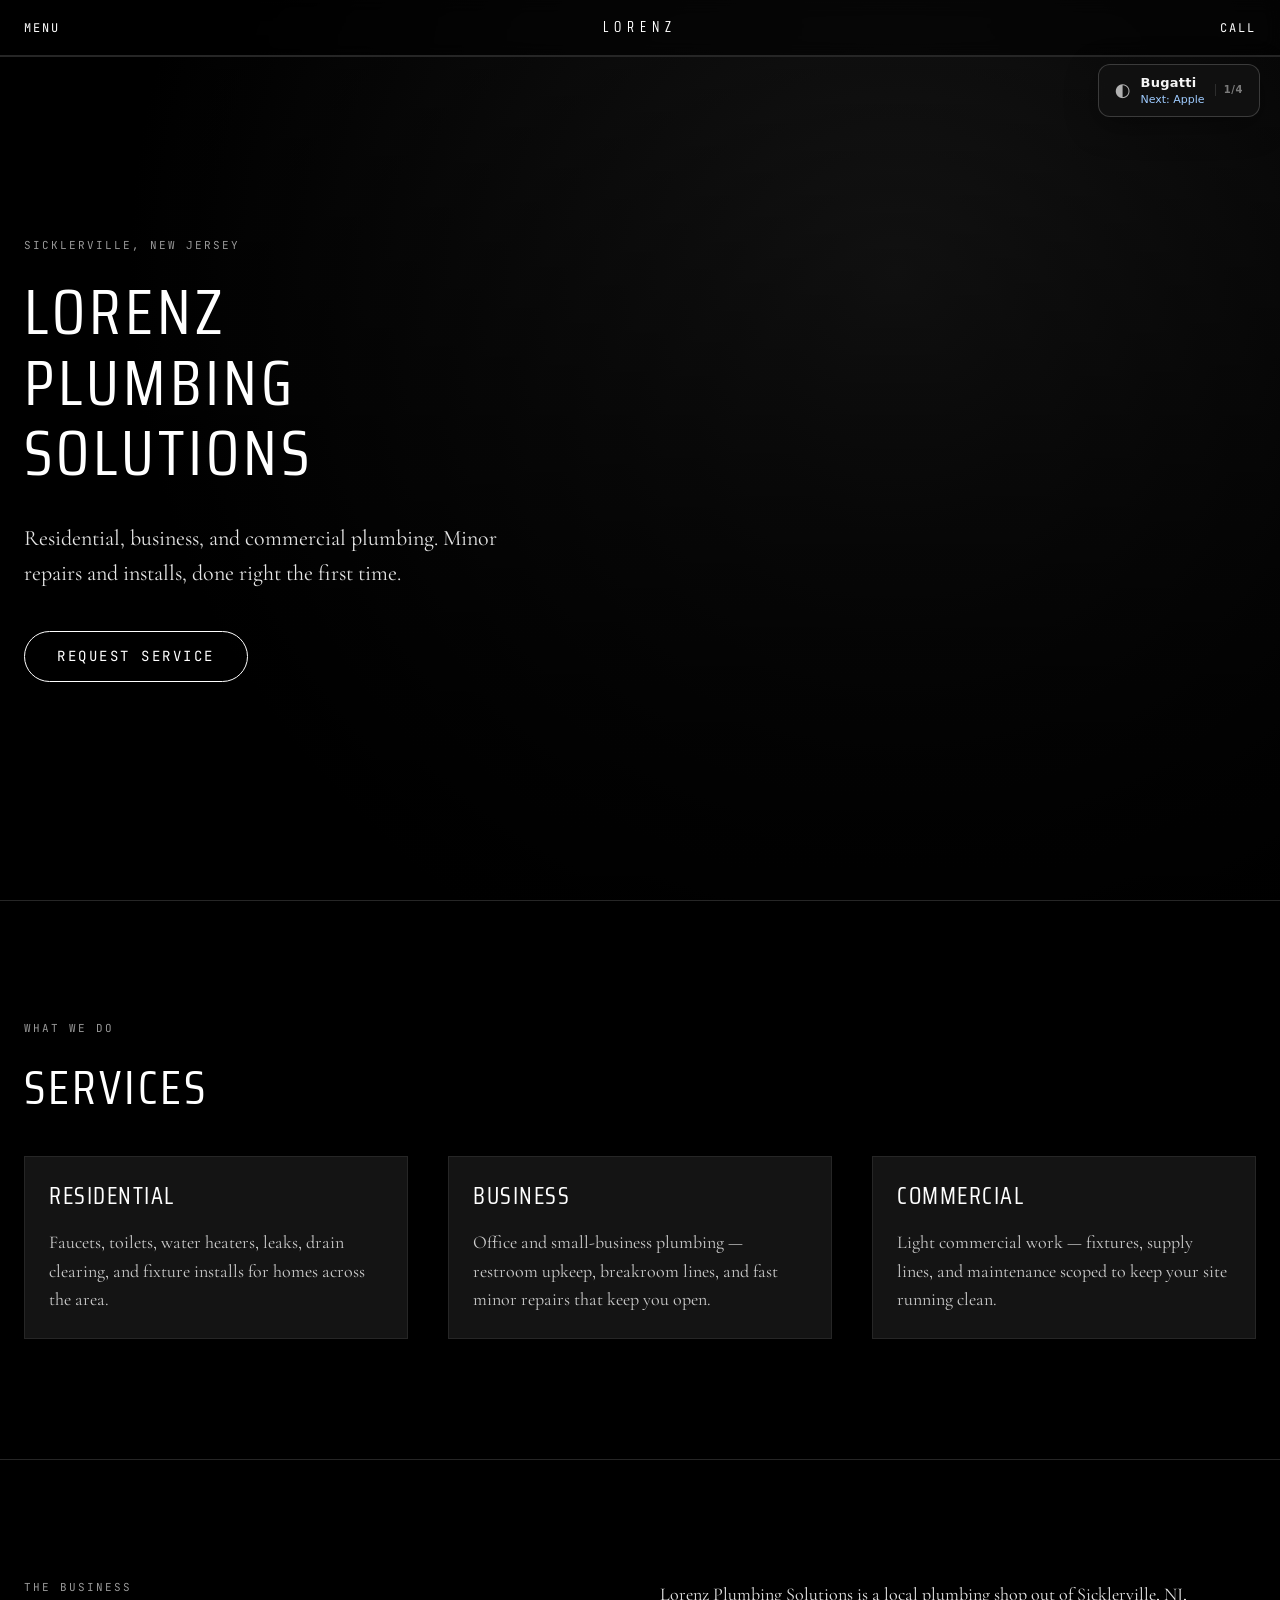
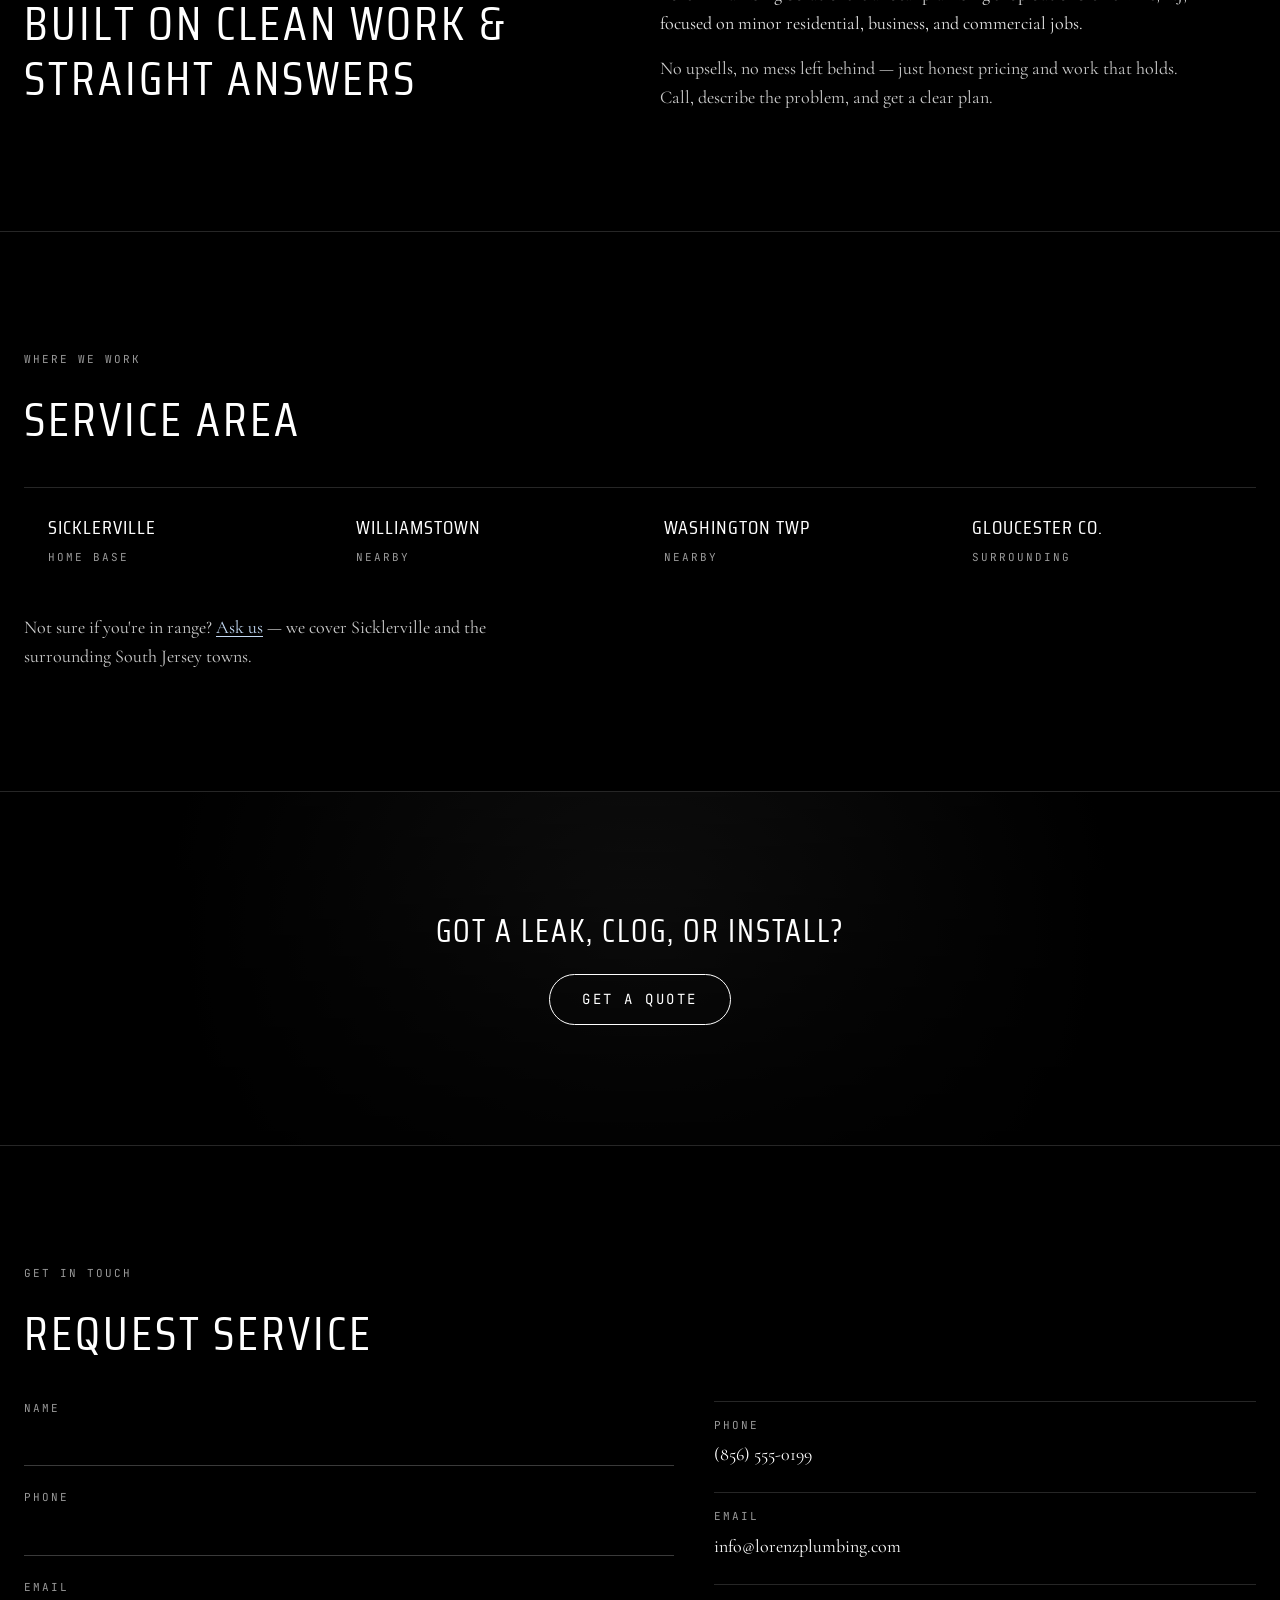
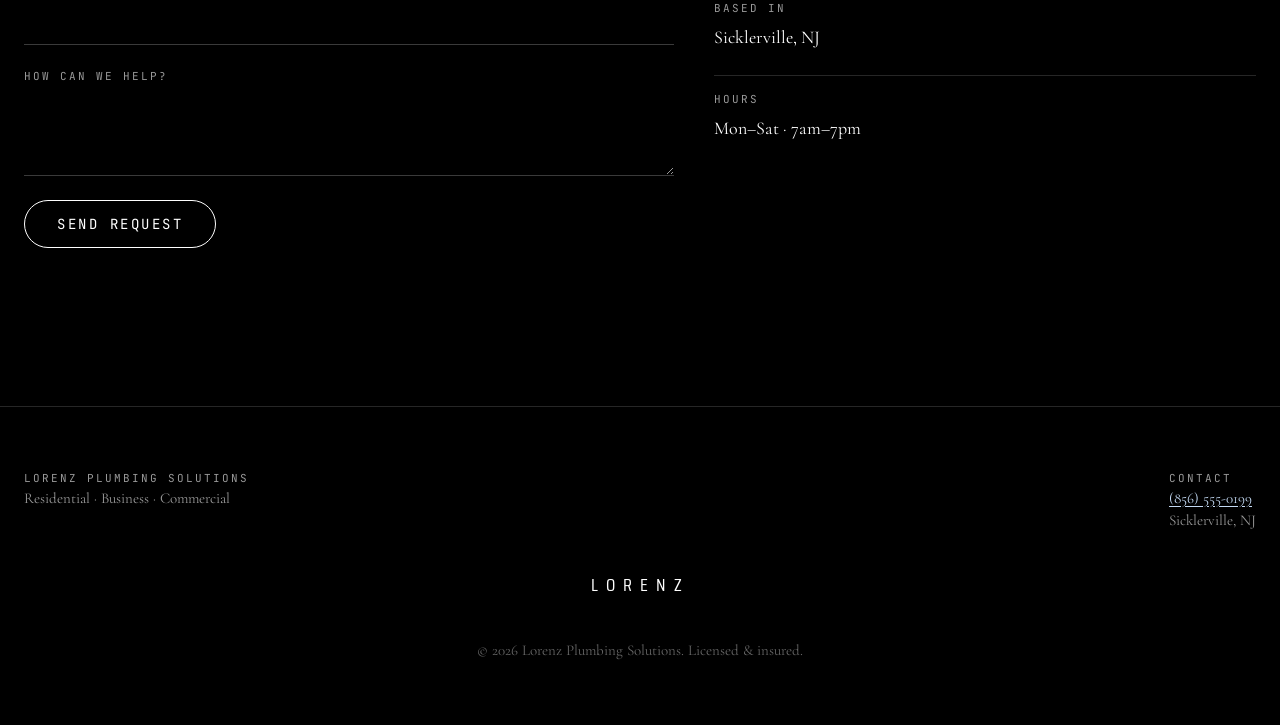
<file: index.html>
<!DOCTYPE html>
<html lang="en">
<head>
  <meta charset="UTF-8" />
  <meta name="viewport" content="width=device-width, initial-scale=1.0" />
  <title>Lorenz Plumbing Solutions — Sicklerville, NJ</title>
  <meta name="description" content="Lorenz Plumbing Solutions. Residential, business, and commercial plumbing out of Sicklerville, NJ. Minor repairs done right." />
  <link rel="preconnect" href="https://fonts.googleapis.com" />
  <link rel="preconnect" href="https://fonts.gstatic.com" crossorigin />
  <link href="https://fonts.googleapis.com/css2?family=Saira+Condensed:wght@400;500&family=Cormorant+Garamond:ital,wght@0,400;0,500;1,400&family=JetBrains+Mono:wght@400&display=swap" rel="stylesheet" />
  <link rel="stylesheet" href="design-switcher.css" />
  <link rel="stylesheet" href="styles.css" />
</head>
<body data-design="bugatti">
  <header class="top-nav" id="top">
    <button class="nav-toggle" id="navToggle" aria-label="Menu" aria-expanded="false">MENU</button>
    <a class="wordmark" href="#top">LORENZ</a>
    <a class="nav-call" href="tel:+18565550199">CALL</a>
  </header>

  <nav class="nav-drawer" id="navDrawer" aria-hidden="true">
    <a href="#services">SERVICES</a>
    <a href="#about">ABOUT</a>
    <a href="#service-area">SERVICE AREA</a>
    <a href="#contact">CONTACT</a>
  </nav>

  <main>
    <!-- HERO -->
    <section class="hero">
      <div class="hero-inner">
        <p class="caption">SICKLERVILLE, NEW JERSEY</p>
        <h1 class="display-xl">LORENZ<br />PLUMBING<br />SOLUTIONS</h1>
        <p class="lead">Residential, business, and commercial plumbing. Minor repairs and installs, done right the first time.</p>
        <a class="btn" href="#contact">REQUEST SERVICE</a>
      </div>
    </section>

    <!-- SERVICES -->
    <section class="band" id="services">
      <p class="caption">WHAT WE DO</p>
      <h2 class="display-lg">SERVICES</h2>
      <div class="grid services-grid">
        <article class="card">
          <h3 class="display-sm">RESIDENTIAL</h3>
          <p class="body">Faucets, toilets, water heaters, leaks, drain clearing, and fixture installs for homes across the area.</p>
        </article>
        <article class="card">
          <h3 class="display-sm">BUSINESS</h3>
          <p class="body">Office and small-business plumbing — restroom upkeep, breakroom lines, and fast minor repairs that keep you open.</p>
        </article>
        <article class="card">
          <h3 class="display-sm">COMMERCIAL</h3>
          <p class="body">Light commercial work — fixtures, supply lines, and maintenance scoped to keep your site running clean.</p>
        </article>
      </div>
    </section>

    <!-- ABOUT -->
    <section class="band band-split" id="about">
      <div>
        <p class="caption">THE BUSINESS</p>
        <h2 class="display-lg">BUILT ON CLEAN WORK &amp; STRAIGHT ANSWERS</h2>
      </div>
      <div>
        <p class="body body-strong">Lorenz Plumbing Solutions is a local plumbing shop out of Sicklerville, NJ, focused on minor residential, business, and commercial jobs.</p>
        <p class="body">No upsells, no mess left behind — just honest pricing and work that holds. Call, describe the problem, and get a clear plan.</p>
      </div>
    </section>

    <!-- SERVICE AREA -->
    <section class="band" id="service-area">
      <p class="caption">WHERE WE WORK</p>
      <h2 class="display-lg">SERVICE AREA</h2>
      <div class="grid area-grid">
        <div class="spec-cell"><span class="spec-val">SICKLERVILLE</span><span class="caption">HOME BASE</span></div>
        <div class="spec-cell"><span class="spec-val">WILLIAMSTOWN</span><span class="caption">NEARBY</span></div>
        <div class="spec-cell"><span class="spec-val">WASHINGTON TWP</span><span class="caption">NEARBY</span></div>
        <div class="spec-cell"><span class="spec-val">GLOUCESTER CO.</span><span class="caption">SURROUNDING</span></div>
      </div>
      <p class="body">Not sure if you're in range? <a class="text-link" href="#contact">Ask us</a> — we cover Sicklerville and the surrounding South Jersey towns.</p>
    </section>

    <!-- CTA -->
    <section class="band cta-band">
      <h2 class="display-md">GOT A LEAK, CLOG, OR INSTALL?</h2>
      <a class="btn" href="#contact">GET A QUOTE</a>
    </section>

    <!-- CONTACT -->
    <section class="band" id="contact">
      <p class="caption">GET IN TOUCH</p>
      <h2 class="display-lg">REQUEST SERVICE</h2>
      <div class="grid contact-grid">
        <form class="contact-form" id="contactForm" novalidate>
          <label class="field">
            <span class="caption">NAME</span>
            <input type="text" name="name" required autocomplete="name" />
          </label>
          <label class="field">
            <span class="caption">PHONE</span>
            <input type="tel" name="phone" required autocomplete="tel" />
          </label>
          <label class="field">
            <span class="caption">EMAIL</span>
            <input type="email" name="email" autocomplete="email" />
          </label>
          <label class="field">
            <span class="caption">HOW CAN WE HELP?</span>
            <textarea name="message" rows="3" required></textarea>
          </label>
          <button class="btn" type="submit">SEND REQUEST</button>
          <p class="form-status caption" id="formStatus" role="status"></p>
        </form>
        <aside class="contact-info">
          <div class="info-row">
            <span class="caption">PHONE</span>
            <a class="info-line" href="tel:+18565550199">(856) 555-0199</a>
          </div>
          <div class="info-row">
            <span class="caption">EMAIL</span>
            <a class="info-line" href="mailto:info@lorenzplumbing.com">info@lorenzplumbing.com</a>
          </div>
          <div class="info-row">
            <span class="caption">BASED IN</span>
            <span class="info-line">Sicklerville, NJ</span>
          </div>
          <div class="info-row">
            <span class="caption">HOURS</span>
            <span class="info-line">Mon–Sat · 7am–7pm</span>
          </div>
        </aside>
      </div>
    </section>
  </main>

  <footer class="footer">
    <div class="footer-cols">
      <div>
        <p class="caption">LORENZ PLUMBING SOLUTIONS</p>
        <p class="body-sm">Residential · Business · Commercial</p>
      </div>
      <div>
        <p class="caption">CONTACT</p>
        <p class="body-sm"><a class="text-link" href="tel:+18565550199">(856) 555-0199</a></p>
        <p class="body-sm">Sicklerville, NJ</p>
      </div>
    </div>
    <p class="wordmark footer-mark">LORENZ</p>
    <p class="body-sm copyright">© <span id="year"></span> Lorenz Plumbing Solutions. Licensed &amp; insured.</p>
  </footer>

  <a class="design-cycle" id="designCycle" href="apple.html" aria-label="Switch theme to Apple">
    <span class="design-cycle-label" aria-hidden="true">◐</span>
    <span class="design-cycle-current">Bugatti</span>
    <span class="design-cycle-next">Next: Apple</span>
    <span class="design-cycle-index">1/4</span>
  </a>

  <script src="script.js"></script>
  <script src="design-switcher.js"></script>
</body>
</html>
</file>
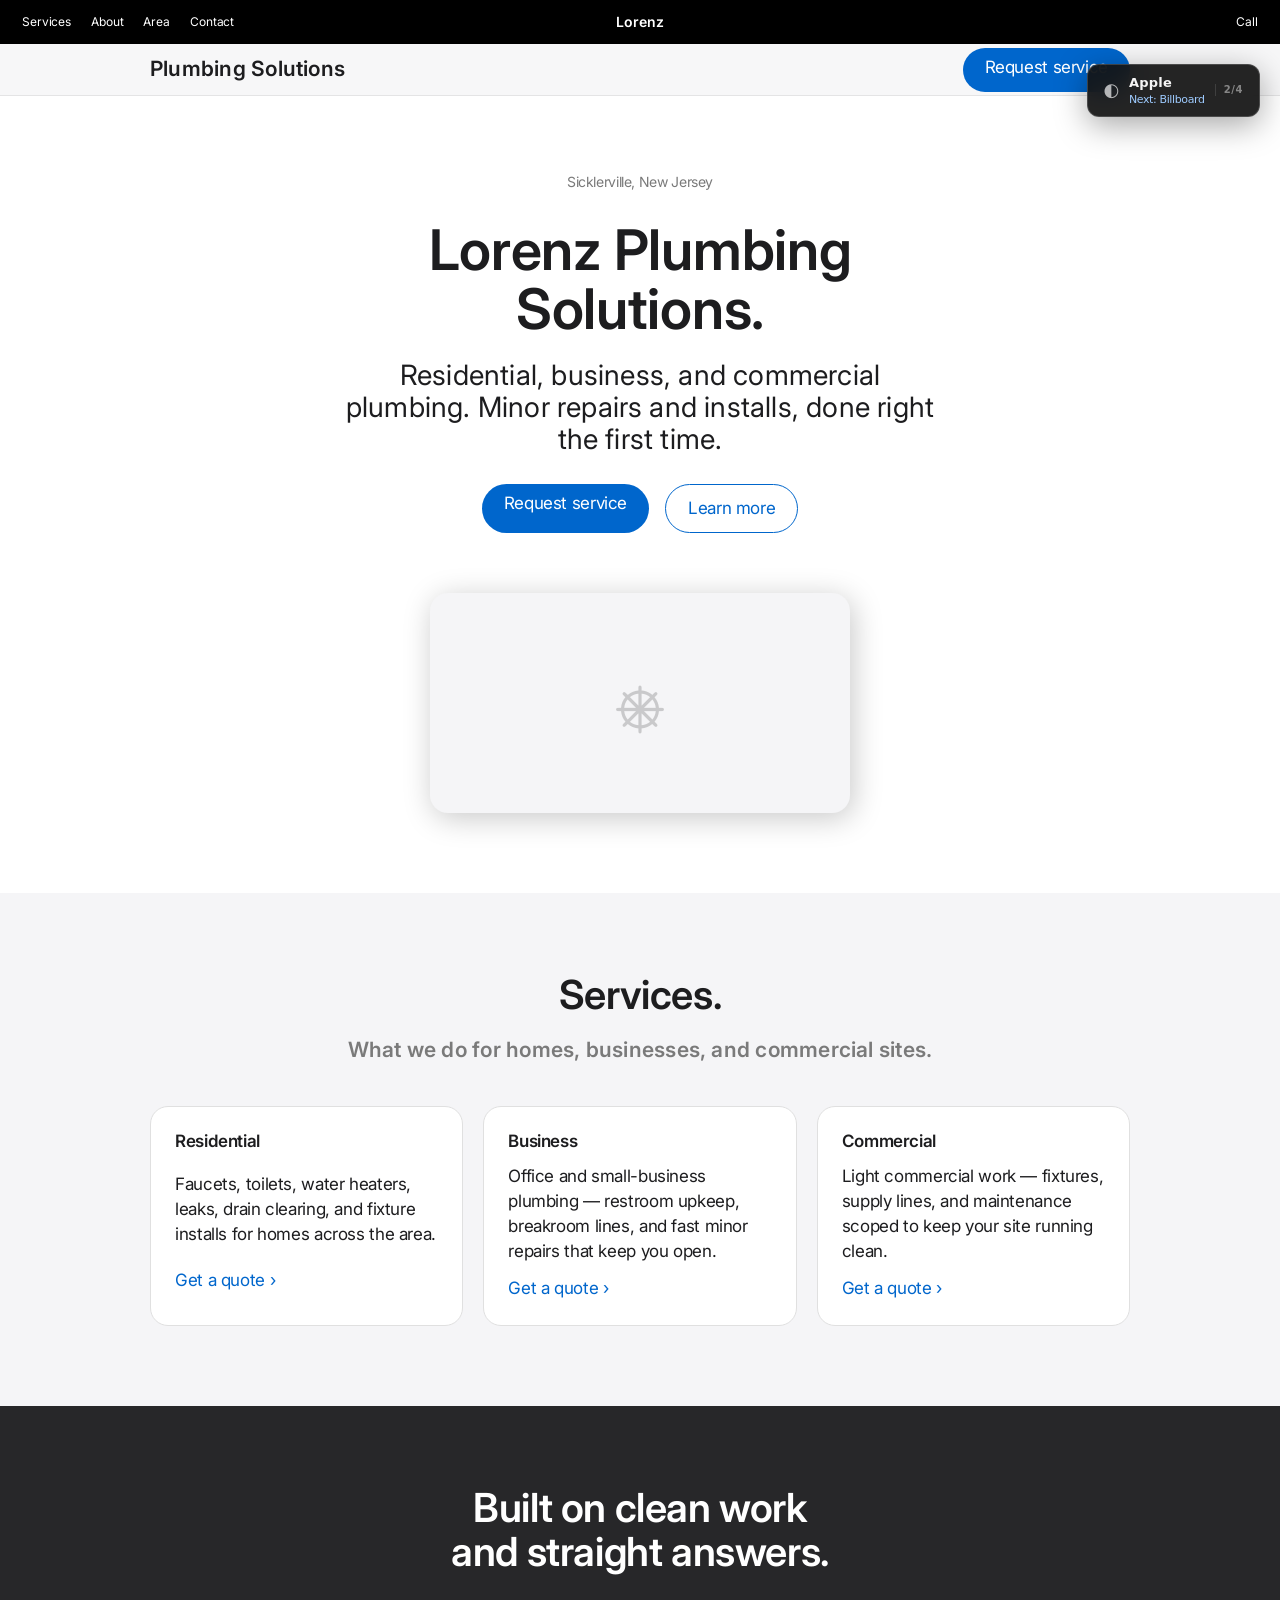
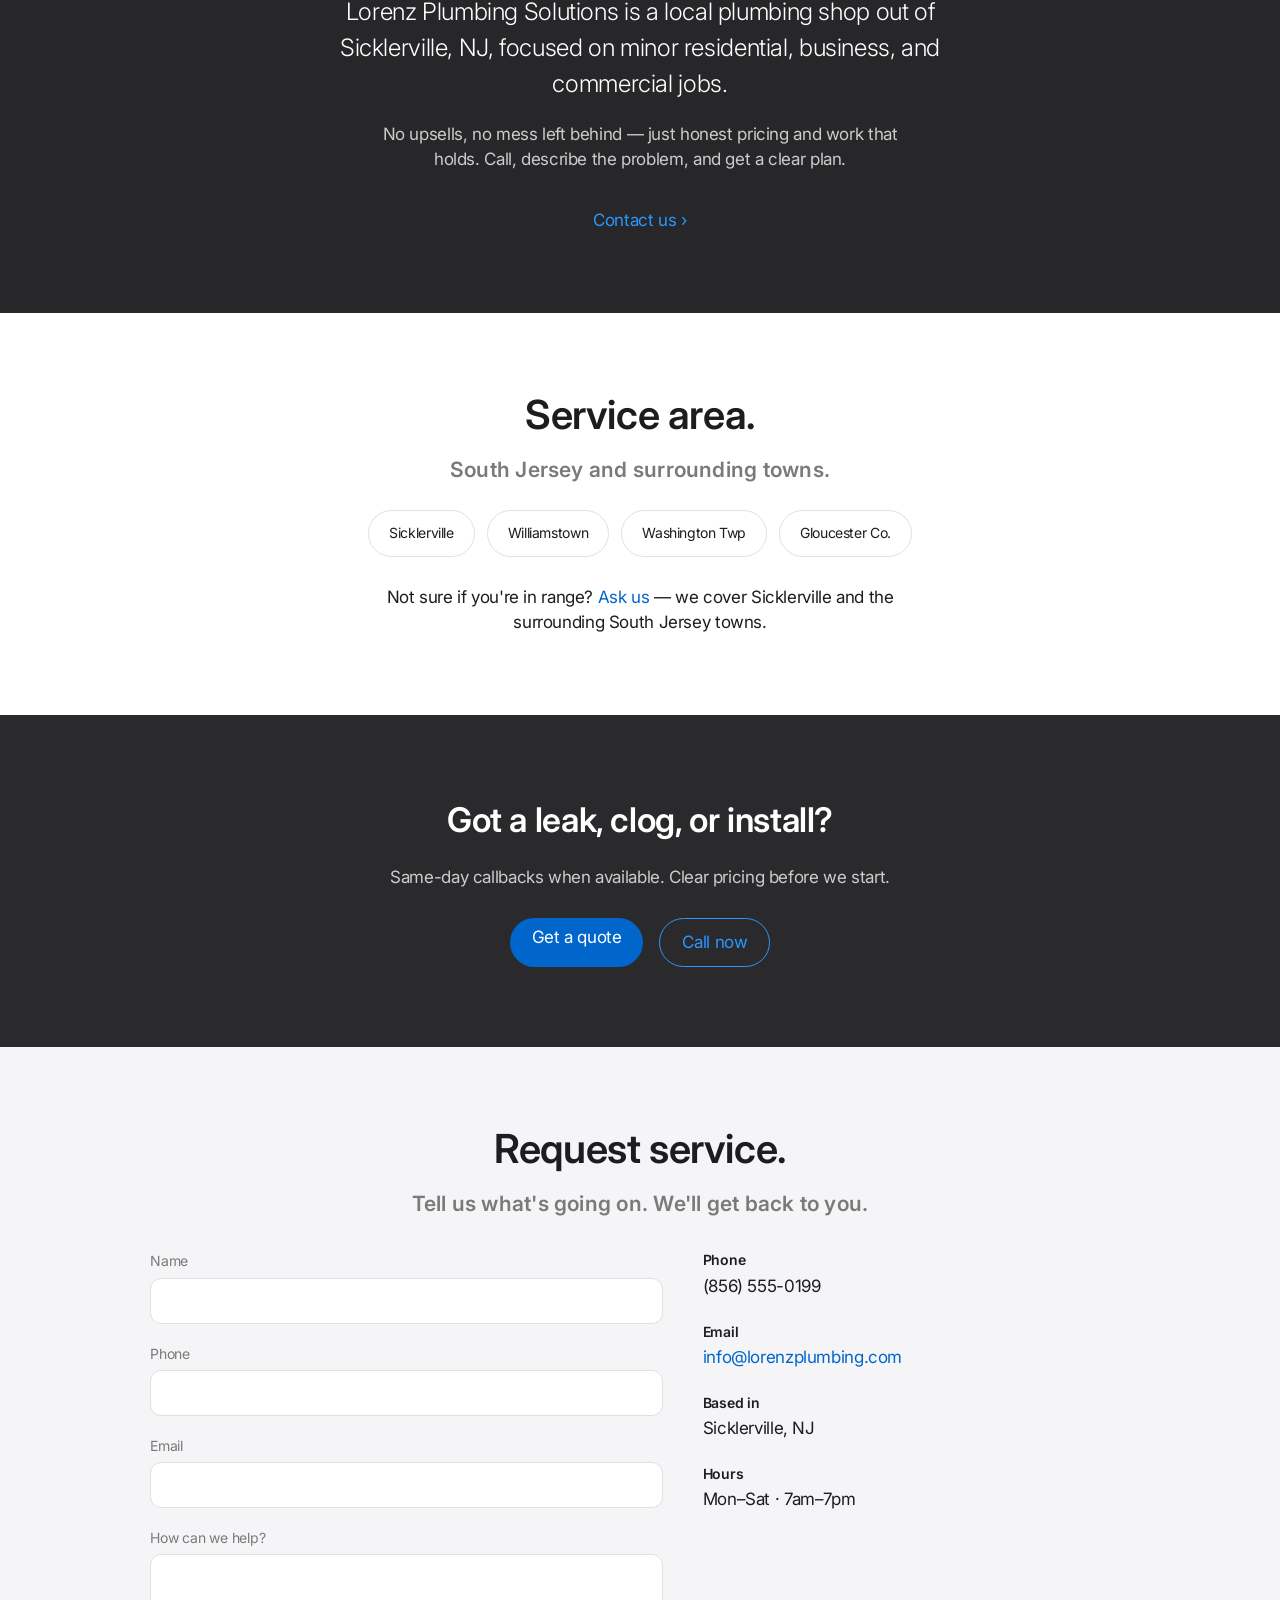
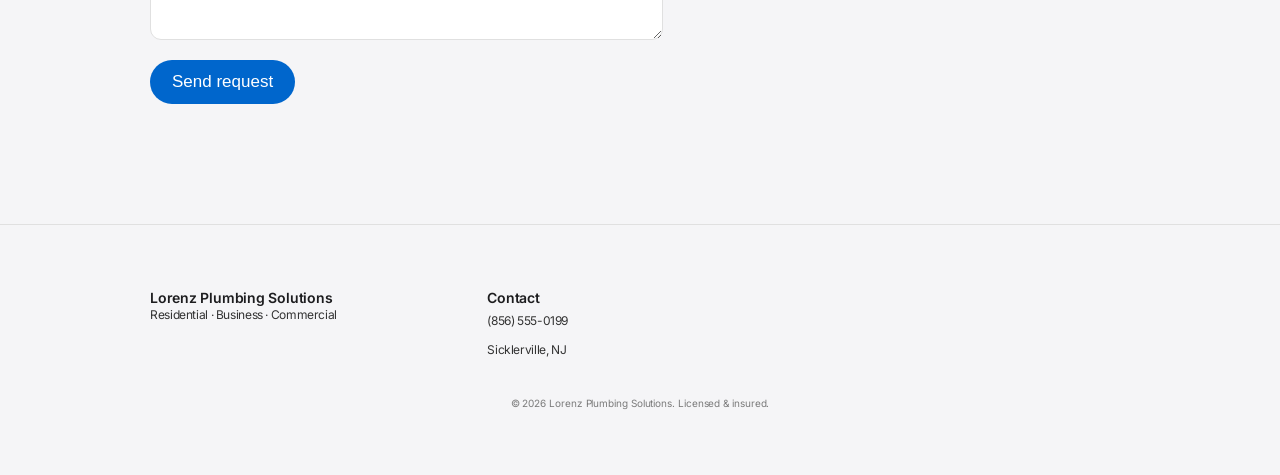
<file: apple.html>
<!DOCTYPE html>
<html lang="en">
<head>
  <meta charset="UTF-8" />
  <meta name="viewport" content="width=device-width, initial-scale=1.0" />
  <title>Lorenz Plumbing Solutions — Sicklerville, NJ</title>
  <meta name="description" content="Lorenz Plumbing Solutions. Residential, business, and commercial plumbing out of Sicklerville, NJ." />
  <link rel="preconnect" href="https://fonts.googleapis.com" />
  <link rel="preconnect" href="https://fonts.gstatic.com" crossorigin />
  <link href="https://fonts.googleapis.com/css2?family=Inter:wght@300;400;600&display=swap" rel="stylesheet" />
  <link rel="stylesheet" href="design-switcher.css" />
  <link rel="stylesheet" href="styles-apple.css" />
</head>
<body data-design="apple">
  <header class="global-nav">
    <button class="nav-menu-btn" id="navToggle" aria-label="Menu" aria-expanded="false">☰</button>
    <nav class="global-nav-links" id="globalNavLinks">
      <a href="#services">Services</a>
      <a href="#about">About</a>
      <a href="#service-area">Area</a>
      <a href="#contact">Contact</a>
    </nav>
    <a class="nav-logo" href="#top">Lorenz</a>
    <a class="nav-call" href="tel:+18565550199">Call</a>
  </header>

  <nav class="sub-nav" id="top">
    <span class="sub-nav-title">Plumbing Solutions</span>
    <div class="sub-nav-actions">
      <a class="btn-primary" href="#contact">Request service</a>
    </div>
  </nav>

  <main>
    <!-- HERO — light tile -->
    <section class="tile tile-light hero-tile">
      <p class="eyebrow">Sicklerville, New Jersey</p>
      <h1 class="hero-display">Lorenz Plumbing<br />Solutions.</h1>
      <p class="lead">Residential, business, and commercial plumbing. Minor repairs and installs, done right the first time.</p>
      <div class="cta-row">
        <a class="btn-primary" href="#contact">Request service</a>
        <a class="btn-secondary" href="#services">Learn more</a>
      </div>
      <div class="hero-visual" aria-hidden="true">
        <div class="hero-icon">⎈</div>
      </div>
    </section>

    <!-- SERVICES — parchment -->
    <section class="tile tile-parchment" id="services">
      <h2 class="display-lg">Services.</h2>
      <p class="tagline">What we do for homes, businesses, and commercial sites.</p>
      <div class="utility-grid">
        <article class="utility-card">
          <h3 class="body-strong">Residential</h3>
          <p class="body">Faucets, toilets, water heaters, leaks, drain clearing, and fixture installs for homes across the area.</p>
          <a class="text-link" href="#contact">Get a quote ›</a>
        </article>
        <article class="utility-card">
          <h3 class="body-strong">Business</h3>
          <p class="body">Office and small-business plumbing — restroom upkeep, breakroom lines, and fast minor repairs that keep you open.</p>
          <a class="text-link" href="#contact">Get a quote ›</a>
        </article>
        <article class="utility-card">
          <h3 class="body-strong">Commercial</h3>
          <p class="body">Light commercial work — fixtures, supply lines, and maintenance scoped to keep your site running clean.</p>
          <a class="text-link" href="#contact">Get a quote ›</a>
        </article>
      </div>
    </section>

    <!-- ABOUT — dark tile -->
    <section class="tile tile-dark" id="about">
      <h2 class="display-lg on-dark">Built on clean work<br />and straight answers.</h2>
      <p class="lead-airy on-dark">Lorenz Plumbing Solutions is a local plumbing shop out of Sicklerville, NJ, focused on minor residential, business, and commercial jobs.</p>
      <p class="body-muted">No upsells, no mess left behind — just honest pricing and work that holds. Call, describe the problem, and get a clear plan.</p>
      <a class="text-link-dark" href="#contact">Contact us ›</a>
    </section>

    <!-- SERVICE AREA — light -->
    <section class="tile tile-light" id="service-area">
      <h2 class="display-lg">Service area.</h2>
      <p class="tagline">South Jersey and surrounding towns.</p>
      <div class="chip-row">
        <span class="chip">Sicklerville</span>
        <span class="chip">Williamstown</span>
        <span class="chip">Washington Twp</span>
        <span class="chip">Gloucester Co.</span>
      </div>
      <p class="body">Not sure if you're in range? <a class="text-link" href="#contact">Ask us</a> — we cover Sicklerville and the surrounding South Jersey towns.</p>
    </section>

    <!-- CTA — dark tile 2 -->
    <section class="tile tile-dark-2">
      <h2 class="display-md on-dark">Got a leak, clog, or install?</h2>
      <p class="body-muted">Same-day callbacks when available. Clear pricing before we start.</p>
      <div class="cta-row">
        <a class="btn-primary" href="#contact">Get a quote</a>
        <a class="btn-secondary-dark" href="tel:+18565550199">Call now</a>
      </div>
    </section>

    <!-- CONTACT — parchment -->
    <section class="tile tile-parchment" id="contact">
      <h2 class="display-lg">Request service.</h2>
      <p class="tagline">Tell us what's going on. We'll get back to you.</p>
      <div class="contact-layout">
        <form class="contact-form" id="contactForm" novalidate>
          <label class="field">
            <span class="caption">Name</span>
            <input type="text" name="name" required autocomplete="name" />
          </label>
          <label class="field">
            <span class="caption">Phone</span>
            <input type="tel" name="phone" required autocomplete="tel" />
          </label>
          <label class="field">
            <span class="caption">Email</span>
            <input type="email" name="email" autocomplete="email" />
          </label>
          <label class="field">
            <span class="caption">How can we help?</span>
            <textarea name="message" rows="3" required></textarea>
          </label>
          <button class="btn-primary" type="submit">Send request</button>
          <p class="form-status caption" id="formStatus" role="status"></p>
        </form>
        <aside class="contact-aside">
          <div class="info-block">
            <span class="caption-strong">Phone</span>
            <a class="body" href="tel:+18565550199">(856) 555-0199</a>
          </div>
          <div class="info-block">
            <span class="caption-strong">Email</span>
            <a class="text-link" href="mailto:info@lorenzplumbing.com">info@lorenzplumbing.com</a>
          </div>
          <div class="info-block">
            <span class="caption-strong">Based in</span>
            <span class="body">Sicklerville, NJ</span>
          </div>
          <div class="info-block">
            <span class="caption-strong">Hours</span>
            <span class="body">Mon–Sat · 7am–7pm</span>
          </div>
        </aside>
      </div>
    </section>
  </main>

  <footer class="site-footer">
    <div class="footer-grid">
      <div>
        <p class="caption-strong">Lorenz Plumbing Solutions</p>
        <p class="fine-print">Residential · Business · Commercial</p>
      </div>
      <div>
        <p class="caption-strong">Contact</p>
        <p class="dense-link"><a href="tel:+18565550199">(856) 555-0199</a></p>
        <p class="dense-link">Sicklerville, NJ</p>
      </div>
    </div>
    <p class="micro-legal">© <span id="year"></span> Lorenz Plumbing Solutions. Licensed &amp; insured.</p>
  </footer>

  <a class="design-cycle" id="designCycle" href="billboard.html" aria-label="Switch theme to Billboard">
    <span class="design-cycle-label" aria-hidden="true">◐</span>
    <span class="design-cycle-current">Apple</span>
    <span class="design-cycle-next">Next: Billboard</span>
    <span class="design-cycle-index">2/4</span>
  </a>

  <script src="script-apple.js"></script>
  <script src="design-switcher.js"></script>
</body>
</html>
</file>
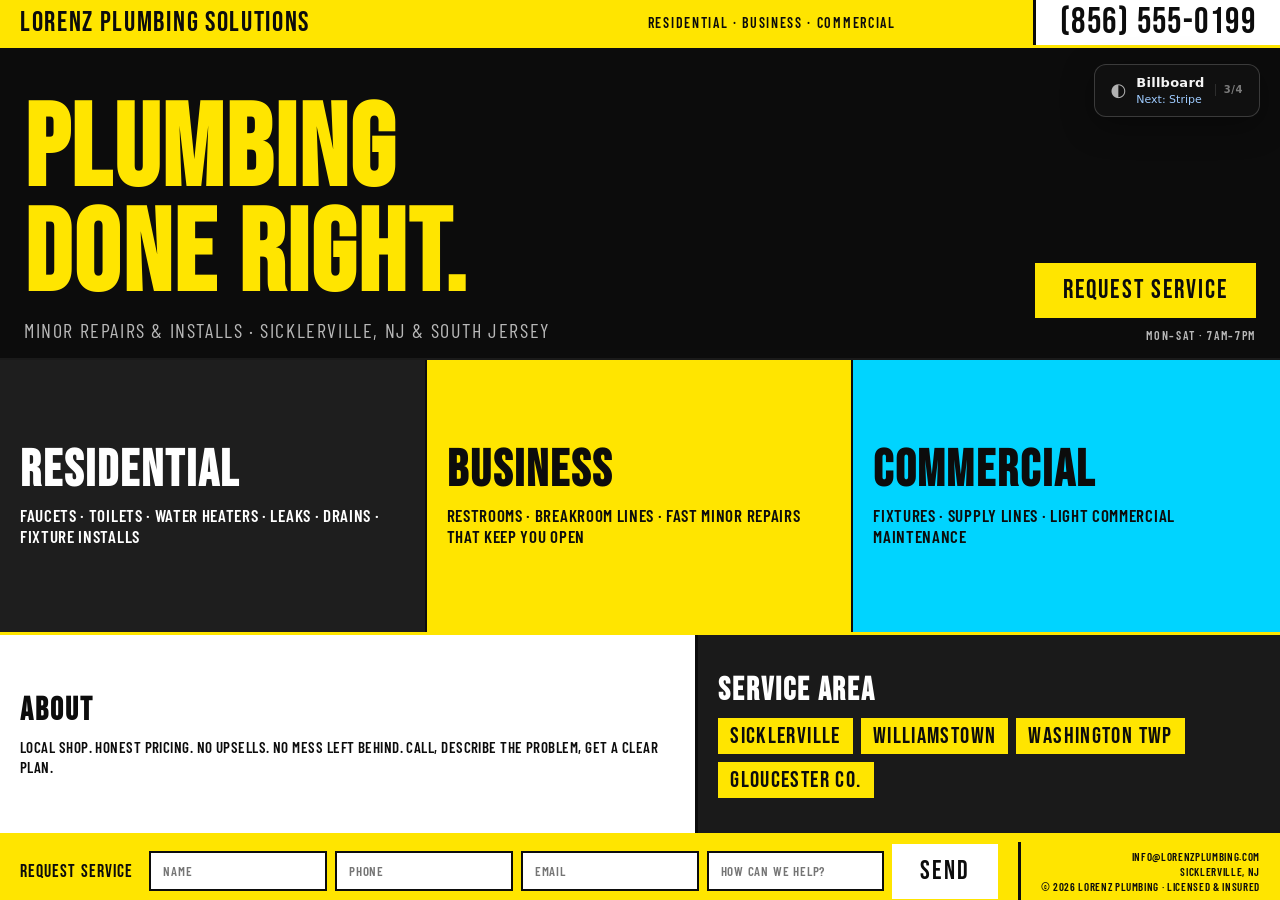
<file: billboard.html>
<!DOCTYPE html>
<html lang="en">
<head>
  <meta charset="UTF-8" />
  <meta name="viewport" content="width=device-width, initial-scale=1.0" />
  <title>Lorenz Plumbing Solutions — Billboard</title>
  <meta name="description" content="Lorenz Plumbing Solutions. Residential, business, and commercial plumbing. Sicklerville, NJ." />
  <link rel="preconnect" href="https://fonts.googleapis.com" />
  <link rel="preconnect" href="https://fonts.gstatic.com" crossorigin />
  <link href="https://fonts.googleapis.com/css2?family=Bebas+Neue&family=Barlow+Condensed:wght@400;600;700&display=swap" rel="stylesheet" />
  <link rel="stylesheet" href="design-switcher.css" />
  <link rel="stylesheet" href="styles-billboard.css" />
</head>
<body data-design="billboard">
  <div class="billboard" id="top">
    <!-- TOP STRIP -->
    <header class="bb-strip bb-strip-top">
      <div class="bb-brand">LORENZ PLUMBING SOLUTIONS</div>
      <div class="bb-strip-mid">RESIDENTIAL · BUSINESS · COMMERCIAL</div>
      <a class="bb-call" href="tel:+18565550199">(856) 555-0199</a>
    </header>

    <!-- HERO BAND -->
    <section class="bb-hero">
      <div class="bb-hero-main">
        <h1 class="bb-headline">PLUMBING<br />DONE RIGHT.</h1>
        <p class="bb-sub">Minor repairs &amp; installs · Sicklerville, NJ &amp; South Jersey</p>
      </div>
      <div class="bb-hero-cta">
        <a class="bb-btn" href="#contact">REQUEST SERVICE</a>
        <span class="bb-hours">MON–SAT · 7AM–7PM</span>
      </div>
    </section>

    <!-- SERVICES — edge to edge -->
    <section class="bb-services" id="services">
      <article class="bb-panel bb-panel-a">
        <h2 class="bb-panel-title">RESIDENTIAL</h2>
        <p class="bb-panel-copy">Faucets · toilets · water heaters · leaks · drains · fixture installs</p>
      </article>
      <article class="bb-panel bb-panel-b">
        <h2 class="bb-panel-title">BUSINESS</h2>
        <p class="bb-panel-copy">Restrooms · breakroom lines · fast minor repairs that keep you open</p>
      </article>
      <article class="bb-panel bb-panel-c">
        <h2 class="bb-panel-title">COMMERCIAL</h2>
        <p class="bb-panel-copy">Fixtures · supply lines · light commercial maintenance</p>
      </article>
    </section>

    <!-- MID BAND -->
    <section class="bb-mid">
      <div class="bb-about" id="about">
        <h2 class="bb-mid-title">ABOUT</h2>
        <p class="bb-mid-copy">Local shop. Honest pricing. No upsells. No mess left behind. Call, describe the problem, get a clear plan.</p>
      </div>
      <div class="bb-area" id="service-area">
        <h2 class="bb-mid-title">SERVICE AREA</h2>
        <div class="bb-tags">
          <span>SICKLERVILLE</span>
          <span>WILLIAMSTOWN</span>
          <span>WASHINGTON TWP</span>
          <span>GLOUCESTER CO.</span>
        </div>
      </div>
    </section>

    <!-- BOTTOM — contact edge to edge -->
    <footer class="bb-bottom" id="contact">
      <form class="bb-form" id="contactForm" novalidate>
        <span class="bb-form-label">REQUEST SERVICE</span>
        <input type="text" name="name" placeholder="NAME" required autocomplete="name" />
        <input type="tel" name="phone" placeholder="PHONE" required autocomplete="tel" />
        <input type="email" name="email" placeholder="EMAIL" autocomplete="email" />
        <input type="text" name="message" placeholder="HOW CAN WE HELP?" required />
        <button class="bb-btn bb-btn-dark" type="submit">SEND</button>
        <span class="bb-form-status" id="formStatus" role="status"></span>
      </form>
      <div class="bb-meta">
        <a href="mailto:info@lorenzplumbing.com">info@lorenzplumbing.com</a>
        <span>Sicklerville, NJ</span>
        <span>© <span id="year"></span> Lorenz Plumbing · Licensed &amp; insured</span>
      </div>
    </footer>
  </div>

  <a class="design-cycle" id="designCycle" href="stripe.html" aria-label="Switch theme to Stripe">
    <span class="design-cycle-label" aria-hidden="true">◐</span>
    <span class="design-cycle-current">Billboard</span>
    <span class="design-cycle-next">Next: Stripe</span>
    <span class="design-cycle-index">3/4</span>
  </a>

  <script src="script-billboard.js"></script>
  <script src="design-switcher.js"></script>
</body>
</html>
</file>
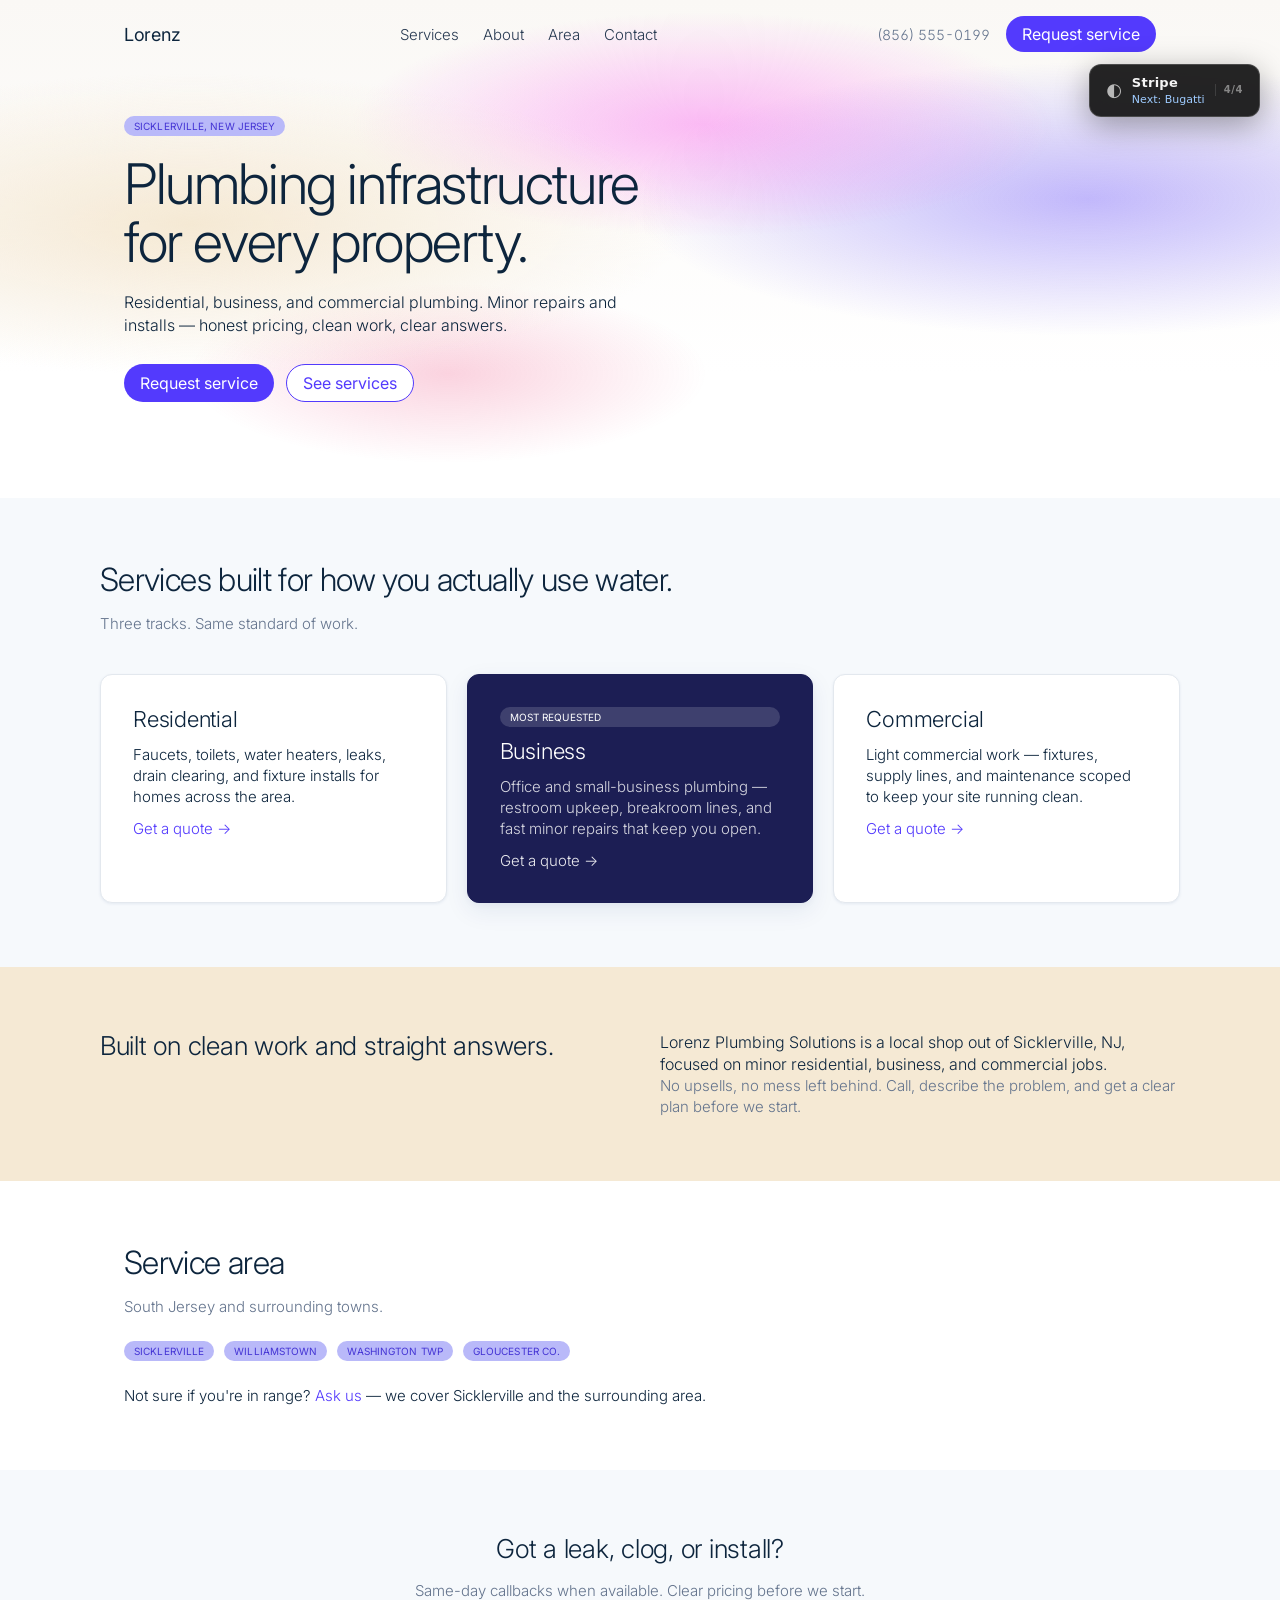
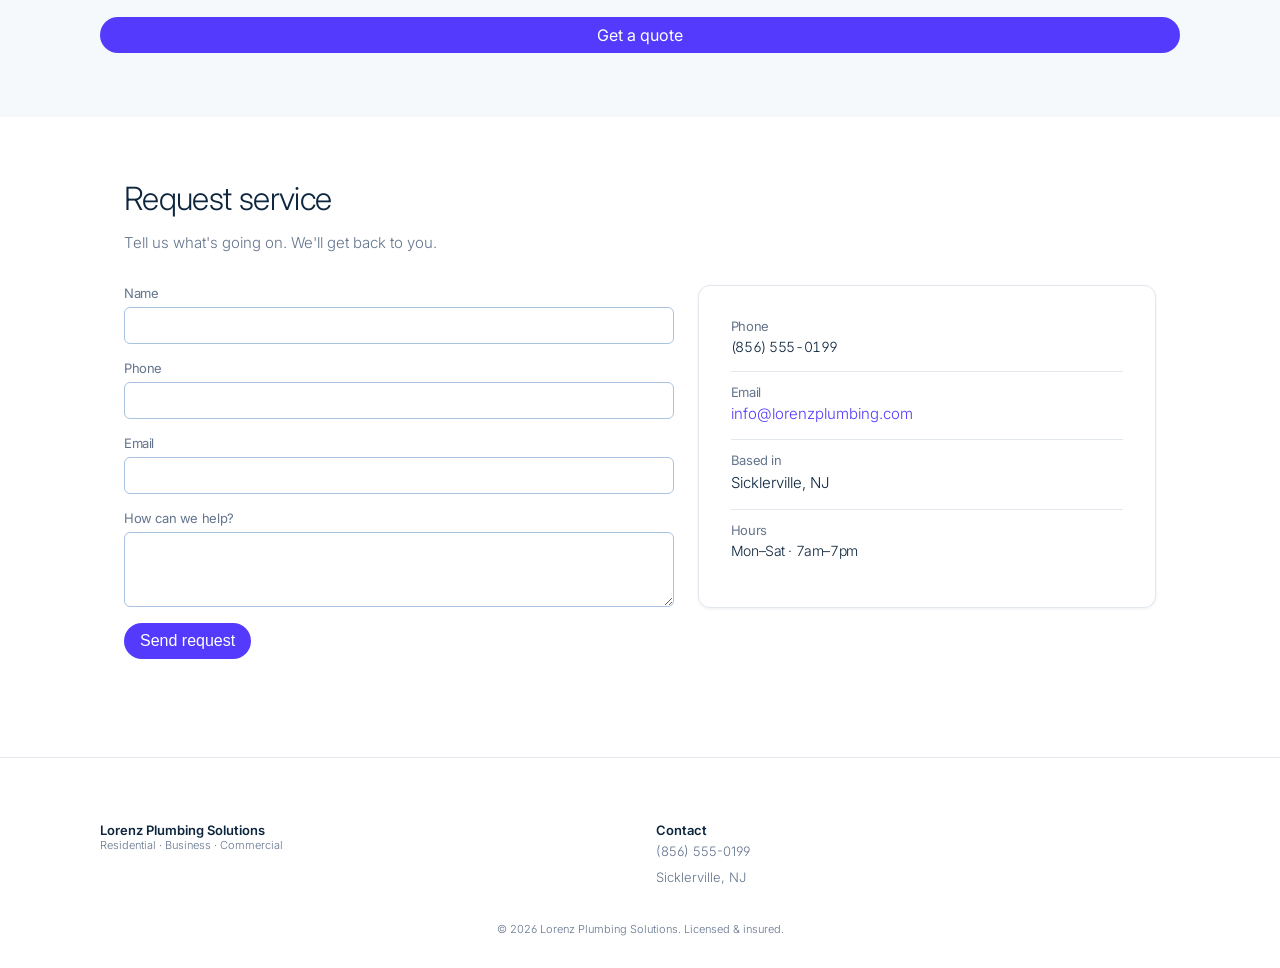
<file: stripe.html>
<!DOCTYPE html>
<html lang="en">
<head>
  <meta charset="UTF-8" />
  <meta name="viewport" content="width=device-width, initial-scale=1.0" />
  <title>Lorenz Plumbing Solutions — Sicklerville, NJ</title>
  <meta name="description" content="Lorenz Plumbing Solutions. Residential, business, and commercial plumbing out of Sicklerville, NJ." />
  <link rel="preconnect" href="https://fonts.googleapis.com" />
  <link rel="preconnect" href="https://fonts.gstatic.com" crossorigin />
  <link href="https://fonts.googleapis.com/css2?family=Inter:wght@300;400&display=swap" rel="stylesheet" />
  <link rel="stylesheet" href="design-switcher.css" />
  <link rel="stylesheet" href="styles-stripe.css" />
</head>
<body data-design="stripe">
  <div class="mesh-wrap" id="top">
    <header class="stripe-nav">
      <a class="stripe-logo" href="#top">Lorenz</a>
      <nav class="stripe-nav-links" id="navLinks">
        <a href="#services">Services</a>
        <a href="#about">About</a>
        <a href="#service-area">Area</a>
        <a href="#contact">Contact</a>
      </nav>
      <div class="stripe-nav-right">
        <a class="stripe-link" href="tel:+18565550199">(856) 555-0199</a>
        <a class="btn-pill" href="#contact">Request service</a>
      </div>
      <button class="stripe-menu" id="navToggle" aria-label="Menu" aria-expanded="false">☰</button>
    </header>

    <section class="hero-mesh">
      <span class="pill-tag">Sicklerville, New Jersey</span>
      <h1 class="display-xxl">Plumbing infrastructure<br />for every property.</h1>
      <p class="body-lg">Residential, business, and commercial plumbing. Minor repairs and installs — honest pricing, clean work, clear answers.</p>
      <div class="cta-row">
        <a class="btn-pill" href="#contact">Request service</a>
        <a class="btn-secondary" href="#services">See services</a>
      </div>
    </section>
  </div>

  <main>
    <section class="section section-soft" id="services">
      <h2 class="display-lg">Services built for how you actually use water.</h2>
      <p class="body-md muted">Three tracks. Same standard of work.</p>
      <div class="card-grid">
        <article class="card card-light">
          <h3 class="heading-lg">Residential</h3>
          <p class="body-md">Faucets, toilets, water heaters, leaks, drain clearing, and fixture installs for homes across the area.</p>
          <a class="link-primary" href="#contact">Get a quote →</a>
        </article>
        <article class="card card-featured">
          <span class="pill-tag pill-on-dark">Most requested</span>
          <h3 class="heading-lg on-primary">Business</h3>
          <p class="body-md on-primary-soft">Office and small-business plumbing — restroom upkeep, breakroom lines, and fast minor repairs that keep you open.</p>
          <a class="link-on-dark" href="#contact">Get a quote →</a>
        </article>
        <article class="card card-light">
          <h3 class="heading-lg">Commercial</h3>
          <p class="body-md">Light commercial work — fixtures, supply lines, and maintenance scoped to keep your site running clean.</p>
          <a class="link-primary" href="#contact">Get a quote →</a>
        </article>
      </div>
    </section>

    <section class="section section-cream" id="about">
      <div class="split">
        <div>
          <h2 class="display-md">Built on clean work and straight answers.</h2>
        </div>
        <div>
          <p class="body-lg">Lorenz Plumbing Solutions is a local shop out of Sicklerville, NJ, focused on minor residential, business, and commercial jobs.</p>
          <p class="body-md muted">No upsells, no mess left behind. Call, describe the problem, and get a clear plan before we start.</p>
        </div>
      </div>
    </section>

    <section class="section" id="service-area">
      <h2 class="display-lg">Service area</h2>
      <p class="body-md muted">South Jersey and surrounding towns.</p>
      <div class="area-pills">
        <span class="pill-tag">Sicklerville</span>
        <span class="pill-tag">Williamstown</span>
        <span class="pill-tag">Washington Twp</span>
        <span class="pill-tag">Gloucester Co.</span>
      </div>
      <p class="body-md">Not sure if you're in range? <a class="link-primary" href="#contact">Ask us</a> — we cover Sicklerville and the surrounding area.</p>
    </section>

    <section class="section section-soft cta-band">
      <h2 class="display-md">Got a leak, clog, or install?</h2>
      <p class="body-md muted">Same-day callbacks when available. Clear pricing before we start.</p>
      <a class="btn-pill" href="#contact">Get a quote</a>
    </section>

    <section class="section" id="contact">
      <h2 class="display-lg">Request service</h2>
      <p class="body-md muted">Tell us what's going on. We'll get back to you.</p>
      <div class="contact-layout">
        <form class="contact-form" id="contactForm" novalidate>
          <label class="field">
            <span class="caption">Name</span>
            <input type="text" name="name" required autocomplete="name" />
          </label>
          <label class="field">
            <span class="caption">Phone</span>
            <input type="tel" name="phone" required autocomplete="tel" />
          </label>
          <label class="field">
            <span class="caption">Email</span>
            <input type="email" name="email" autocomplete="email" />
          </label>
          <label class="field">
            <span class="caption">How can we help?</span>
            <textarea name="message" rows="3" required></textarea>
          </label>
          <button class="btn-pill" type="submit">Send request</button>
          <p class="form-status caption" id="formStatus" role="status"></p>
        </form>
        <aside class="contact-aside card card-light">
          <div class="info-row">
            <span class="caption">Phone</span>
            <a class="body-tabular" href="tel:+18565550199">(856) 555-0199</a>
          </div>
          <div class="info-row">
            <span class="caption">Email</span>
            <a class="link-primary" href="mailto:info@lorenzplumbing.com">info@lorenzplumbing.com</a>
          </div>
          <div class="info-row">
            <span class="caption">Based in</span>
            <span class="body-md">Sicklerville, NJ</span>
          </div>
          <div class="info-row">
            <span class="caption">Hours</span>
            <span class="body-tabular">Mon–Sat · 7am–7pm</span>
          </div>
        </aside>
      </div>
    </section>
  </main>

  <footer class="stripe-footer">
    <div class="footer-cols">
      <div>
        <p class="caption-strong">Lorenz Plumbing Solutions</p>
        <p class="micro">Residential · Business · Commercial</p>
      </div>
      <div>
        <p class="caption-strong">Contact</p>
        <p class="dense-link"><a href="tel:+18565550199">(856) 555-0199</a></p>
        <p class="dense-link">Sicklerville, NJ</p>
      </div>
    </div>
    <p class="micro legal">© <span id="year"></span> Lorenz Plumbing Solutions. Licensed &amp; insured.</p>
  </footer>

  <a class="design-cycle" id="designCycle" href="index.html" aria-label="Switch theme to Bugatti">
    <span class="design-cycle-label" aria-hidden="true">◐</span>
    <span class="design-cycle-current">Stripe</span>
    <span class="design-cycle-next">Next: Bugatti</span>
    <span class="design-cycle-index">4/4</span>
  </a>

  <script src="script-stripe.js"></script>
  <script src="design-switcher.js"></script>
</body>
</html>
</file>
<file: design-switcher.css>
/* Shared design theme cycler — all pages */

.design-cycle {
  position: fixed;
  top: 64px;
  right: 20px;
  z-index: 100000;
  display: grid;
  pointer-events: auto;
  text-decoration: none;
  grid-template-columns: auto 1fr auto;
  grid-template-rows: auto auto;
  gap: 2px 10px;
  align-items: center;
  padding: 10px 16px;
  background: rgba(18, 18, 18, 0.92);
  color: #f5f5f5;
  border: 1px solid rgba(255, 255, 255, 0.18);
  border-radius: 12px;
  font-family: system-ui, -apple-system, "Segoe UI", sans-serif;
  font-size: 12px;
  line-height: 1.2;
  cursor: pointer;
  text-align: left;
  backdrop-filter: blur(12px);
  -webkit-backdrop-filter: blur(12px);
  box-shadow: 0 8px 32px rgba(0, 0, 0, 0.35);
  transition: transform 0.15s ease, border-color 0.15s ease;
}
.design-cycle:hover {
  transform: translateY(-2px);
  border-color: rgba(255, 255, 255, 0.35);
}
.design-cycle:focus-visible {
  outline: 2px solid #2997ff;
  outline-offset: 2px;
}

.design-cycle-label {
  grid-column: 1;
  grid-row: 1 / 3;
  font-size: 18px;
  line-height: 1;
  opacity: 0.7;
}

.design-cycle-current {
  grid-column: 2;
  grid-row: 1;
  font-weight: 600;
  font-size: 13px;
  letter-spacing: 0.02em;
}

.design-cycle-next {
  grid-column: 2;
  grid-row: 2;
  color: #9ecbff;
  font-size: 11px;
}

.design-cycle-index {
  grid-column: 3;
  grid-row: 1 / 3;
  font-size: 10px;
  font-weight: 600;
  letter-spacing: 0.06em;
  color: rgba(255, 255, 255, 0.45);
  padding-left: 8px;
  border-left: 1px solid rgba(255, 255, 255, 0.12);
}

@media (max-width: 480px) {
  .design-cycle {
    top: auto;
    bottom: 12px;
    right: 12px;
    left: 12px;
    grid-template-columns: auto 1fr auto;
  }
}
</file>
<file: styles.css>
/* Lorenz Plumbing Solutions — Bugatti-inspired austere system */

:root {
  /* colors */
  --canvas: #000000;
  --surface-soft: #0d0d0d;
  --surface-card: #141414;
  --ink: #ffffff;
  --body: #cccccc;
  --body-strong: #e6e6e6;
  --muted: #999999;
  --muted-soft: #666666;
  --hairline: #262626;
  --hairline-strong: #3a3a3a;
  --link: #c3d9f3;

  /* type families (Bugatti substitutes) */
  --display: "Saira Condensed", -apple-system, BlinkMacSystemFont, "Segoe UI", sans-serif;
  --text: "Cormorant Garamond", Garamond, "Times New Roman", serif;
  --mono: "JetBrains Mono", ui-monospace, "SF Mono", monospace;

  /* spacing */
  --xs: 8px;
  --sm: 12px;
  --md: 16px;
  --lg: 24px;
  --xl: 40px;
  --xxl: 64px;
  --section: 120px;

  --maxw: 1280px;
}

* { box-sizing: border-box; margin: 0; padding: 0; }

html { scroll-behavior: smooth; }

body {
  background: var(--canvas);
  color: var(--ink);
  font-family: var(--text);
  font-size: 16px;
  line-height: 1.5;
  -webkit-font-smoothing: antialiased;
}

/* ---------- typography ---------- */
.display-xl,
.display-lg,
.display-md,
.display-sm {
  font-family: var(--display);
  font-weight: 400;
  text-transform: uppercase;
  color: var(--ink);
}
.display-xl { font-size: clamp(40px, 9vw, 64px); line-height: 1.1; letter-spacing: 4px; }
.display-lg { font-size: clamp(32px, 6vw, 48px); line-height: 1.15; letter-spacing: 3px; }
.display-md { font-size: clamp(26px, 4vw, 32px); line-height: 1.2; letter-spacing: 2px; }
.display-sm { font-size: 24px; line-height: 1.3; letter-spacing: 1.5px; }

.caption {
  font-family: var(--mono);
  font-size: 11px;
  letter-spacing: 2px;
  text-transform: uppercase;
  color: var(--muted);
  line-height: 1.4;
}

.body { color: var(--body); font-family: var(--text); font-size: 18px; line-height: 1.6; max-width: 60ch; }
.body-strong { color: var(--body-strong); }
.body-sm { color: var(--body); font-family: var(--text); font-size: 15px; }

.lead {
  color: var(--body-strong);
  font-family: var(--text);
  font-size: clamp(18px, 2.4vw, 22px);
  line-height: 1.6;
  max-width: 48ch;
}

.text-link { color: var(--link); text-decoration: underline; text-underline-offset: 3px; }

/* ---------- buttons ---------- */
.btn {
  display: inline-block;
  font-family: var(--mono);
  font-size: 14px;
  letter-spacing: 2.5px;
  text-transform: uppercase;
  color: var(--ink);
  background: transparent;
  border: 1px solid var(--ink);
  border-radius: 9999px;
  padding: 14px 32px;
  min-height: 44px;
  cursor: pointer;
  text-decoration: none;
  transition: background 0.2s, color 0.2s;
}
.btn:hover,
.btn:focus-visible { background: var(--ink); color: var(--canvas); outline: none; }

/* ---------- nav ---------- */
.top-nav {
  position: fixed;
  top: 0; left: 0; right: 0;
  height: 56px;
  display: flex;
  align-items: center;
  justify-content: space-between;
  padding: 0 var(--lg);
  z-index: 50;
  background: rgba(0, 0, 0, 0.55);
  backdrop-filter: blur(8px);
  border-bottom: 1px solid var(--hairline);
}
.wordmark {
  font-family: var(--display);
  font-size: 14px;
  letter-spacing: 6px;
  text-transform: uppercase;
  color: var(--ink);
  text-decoration: none;
}
.nav-toggle,
.nav-call {
  font-family: var(--mono);
  font-size: 12px;
  letter-spacing: 2px;
  text-transform: uppercase;
  color: var(--ink);
  background: transparent;
  border: none;
  cursor: pointer;
  text-decoration: none;
}

.nav-drawer {
  position: fixed;
  top: 56px; left: 0; right: 0;
  background: var(--canvas);
  border-bottom: 1px solid var(--hairline);
  display: grid;
  z-index: 49;
  max-height: 0;
  overflow: hidden;
  transition: max-height 0.3s ease;
}
.nav-drawer.open { max-height: 320px; }
.nav-drawer a {
  font-family: var(--mono);
  font-size: 13px;
  letter-spacing: 2px;
  text-transform: uppercase;
  color: var(--ink);
  text-decoration: none;
  padding: var(--md) var(--lg);
  border-top: 1px solid var(--hairline);
}

/* ---------- layout ---------- */
main { display: block; }

.hero {
  min-height: 100vh;
  display: flex;
  align-items: center;
  padding: 140px var(--lg) var(--section);
  background:
    linear-gradient(180deg, rgba(0,0,0,0.2), rgba(0,0,0,0.85)),
    radial-gradient(circle at 70% 30%, #1a1a1a, #000000 70%);
}
.hero-inner { max-width: var(--maxw); margin: 0 auto; width: 100%; display: grid; gap: var(--lg); }
.hero .lead { margin-top: var(--xs); }
.hero .btn { margin-top: var(--md); justify-self: start; }

.band {
  max-width: var(--maxw);
  margin: 0 auto;
  padding: var(--section) var(--lg);
  display: grid;
  gap: var(--lg);
  border-top: 1px solid var(--hairline);
}
.band > .display-lg { margin-bottom: var(--md); }

.band-split {
  grid-template-columns: 1fr 1fr;
  gap: var(--xl);
  align-items: start;
}
.band-split .body + .body { margin-top: var(--md); }

/* grids */
.grid { display: grid; gap: var(--xl); }
.services-grid { grid-template-columns: repeat(3, 1fr); }
.area-grid { grid-template-columns: repeat(4, 1fr); gap: 0; }

.card {
  background: var(--surface-card);
  padding: var(--lg);
  display: grid;
  gap: var(--md);
  border: 1px solid var(--hairline);
}

.spec-cell {
  display: grid;
  gap: var(--xs);
  padding: var(--lg);
  border-top: 1px solid var(--hairline);
}
.spec-val { font-family: var(--display); font-size: 20px; letter-spacing: 1px; text-transform: uppercase; }

/* cta */
.cta-band {
  text-align: center;
  justify-items: center;
  gap: var(--lg);
  background:
    linear-gradient(180deg, rgba(0,0,0,0.4), rgba(0,0,0,0.85)),
    radial-gradient(circle at 50% 40%, #181818, #000 70%);
  max-width: none;
  padding-left: var(--lg);
  padding-right: var(--lg);
}

/* contact */
.contact-grid { grid-template-columns: 1.2fr 1fr; gap: var(--xl); align-items: start; }
.contact-form { display: grid; gap: var(--lg); }
.field { display: grid; gap: var(--xs); }
.field input,
.field textarea {
  background: transparent;
  border: none;
  border-bottom: 1px solid var(--hairline-strong);
  color: var(--ink);
  font-family: var(--text);
  font-size: 17px;
  padding: 10px 0;
  resize: vertical;
}
.field input:focus,
.field textarea:focus { outline: none; border-bottom-color: var(--ink); }
.contact-form .btn { justify-self: start; }
.form-status { min-height: 14px; }
.form-status.ok { color: var(--link); }
.form-status.err { color: var(--muted); }

.contact-info { display: grid; gap: var(--lg); }
.info-row { display: grid; gap: var(--xs); border-top: 1px solid var(--hairline); padding-top: var(--md); }
.info-line { color: var(--ink); font-family: var(--text); font-size: 18px; text-decoration: none; }
a.info-line:hover { color: var(--link); }

/* footer */
.footer {
  background: var(--canvas);
  border-top: 1px solid var(--hairline);
  padding: var(--xxl) var(--lg);
  color: var(--muted);
  display: grid;
  gap: var(--xl);
  text-align: center;
}
.footer-cols { display: flex; justify-content: space-between; flex-wrap: wrap; gap: var(--xl); text-align: left; max-width: var(--maxw); margin: 0 auto; width: 100%; }
.footer-cols .body-sm { color: var(--muted); }
.footer-mark { font-size: 18px; letter-spacing: 8px; color: var(--ink); }
.copyright { color: var(--muted-soft); }

/* ---------- responsive ---------- */
@media (max-width: 900px) {
  .services-grid { grid-template-columns: 1fr; }
  .area-grid { grid-template-columns: repeat(2, 1fr); }
  .band-split { grid-template-columns: 1fr; }
  .contact-grid { grid-template-columns: 1fr; }
}
@media (max-width: 560px) {
  .area-grid { grid-template-columns: 1fr; }
  .footer-cols { flex-direction: column; }
}
</file>
<file: styles-apple.css>
/* Lorenz Plumbing Solutions — Apple-inspired design system */
/* [TRACE: DOCS/awesome-design-md/design-md/apple/DESIGN.md] */

:root {
  --primary: #0066cc;
  --primary-focus: #0071e3;
  --primary-on-dark: #2997ff;
  --ink: #1d1d1f;
  --body: #1d1d1f;
  --body-on-dark: #ffffff;
  --body-muted: #cccccc;
  --ink-muted-80: #333333;
  --ink-muted-48: #7a7a7a;
  --divider-soft: #f0f0f0;
  --hairline: #e0e0e0;
  --canvas: #ffffff;
  --canvas-parchment: #f5f5f7;
  --surface-pearl: #fafafc;
  --surface-tile-1: #272729;
  --surface-tile-2: #2a2a2c;
  --surface-tile-3: #252527;
  --surface-black: #000000;

  --font: "Inter", system-ui, -apple-system, BlinkMacSystemFont, "Segoe UI", sans-serif;
  --section: 80px;
  --maxw: 980px;
}

* { box-sizing: border-box; margin: 0; padding: 0; }

html { scroll-behavior: smooth; }

body {
  font-family: var(--font);
  font-size: 17px;
  line-height: 1.47;
  letter-spacing: -0.374px;
  color: var(--ink);
  background: var(--canvas);
  -webkit-font-smoothing: antialiased;
}

/* ---------- typography ---------- */
.hero-display {
  font-size: clamp(40px, 7vw, 56px);
  font-weight: 600;
  line-height: 1.07;
  letter-spacing: -0.28px;
  color: var(--ink);
}
.display-lg {
  font-size: clamp(32px, 5vw, 40px);
  font-weight: 600;
  line-height: 1.1;
  letter-spacing: -0.01em;
}
.display-md {
  font-size: clamp(28px, 4vw, 34px);
  font-weight: 600;
  line-height: 1.47;
  letter-spacing: -0.374px;
}
.lead {
  font-size: clamp(22px, 3vw, 28px);
  font-weight: 400;
  line-height: 1.14;
  letter-spacing: 0.196px;
  color: var(--ink);
  max-width: 36ch;
}
.lead-airy {
  font-size: 24px;
  font-weight: 300;
  line-height: 1.5;
  max-width: 42ch;
}
.tagline {
  font-size: 21px;
  font-weight: 600;
  line-height: 1.19;
  letter-spacing: 0.231px;
  color: var(--ink-muted-48);
}
.body { font-size: 17px; font-weight: 400; line-height: 1.47; color: var(--body); max-width: 52ch; }
.body-strong { font-size: 17px; font-weight: 600; line-height: 1.24; color: var(--ink); }
.body-muted { font-size: 17px; color: var(--body-muted); line-height: 1.47; max-width: 48ch; }
.caption { font-size: 14px; font-weight: 400; line-height: 1.43; letter-spacing: -0.224px; color: var(--ink-muted-48); }
.caption-strong { font-size: 14px; font-weight: 600; line-height: 1.29; letter-spacing: -0.224px; color: var(--ink); }
.fine-print { font-size: 12px; color: var(--ink-muted-80); line-height: 1.4; }
.dense-link { font-size: 12px; line-height: 2.41; color: var(--ink-muted-80); }
.dense-link a { color: var(--ink-muted-80); text-decoration: none; }
.dense-link a:hover { color: var(--primary); text-decoration: underline; }
.micro-legal { font-size: 10px; color: var(--ink-muted-48); letter-spacing: -0.08px; text-align: center; margin-top: 32px; }
.eyebrow { font-size: 14px; color: var(--ink-muted-48); margin-bottom: 8px; }
.on-dark { color: var(--body-on-dark); }

.text-link { color: var(--primary); text-decoration: none; font-size: 17px; }
.text-link:hover { text-decoration: underline; }
.text-link-dark { color: var(--primary-on-dark); text-decoration: none; font-size: 17px; margin-top: 16px; display: inline-block; }
.text-link-dark:hover { text-decoration: underline; }

/* ---------- buttons ---------- */
.btn-primary {
  display: inline-block;
  background: var(--primary);
  color: #fff;
  font-size: 17px;
  font-weight: 400;
  line-height: 1;
  text-decoration: none;
  border: none;
  border-radius: 9999px;
  padding: 11px 22px;
  min-height: 44px;
  cursor: pointer;
  transition: transform 0.15s ease;
}
.btn-primary:hover { transform: scale(0.97); }
.btn-primary:focus-visible { outline: 2px solid var(--primary-focus); outline-offset: 2px; }

.btn-secondary {
  display: inline-block;
  background: transparent;
  color: var(--primary);
  font-size: 17px;
  text-decoration: none;
  border: 1px solid var(--primary);
  border-radius: 9999px;
  padding: 11px 22px;
  min-height: 44px;
  transition: transform 0.15s ease;
}
.btn-secondary:hover { transform: scale(0.97); }

.btn-secondary-dark {
  display: inline-block;
  background: transparent;
  color: var(--primary-on-dark);
  font-size: 17px;
  text-decoration: none;
  border: 1px solid var(--primary-on-dark);
  border-radius: 9999px;
  padding: 11px 22px;
  min-height: 44px;
  transition: transform 0.15s ease;
}
.btn-secondary-dark:hover { transform: scale(0.97); }

/* ---------- nav ---------- */
.global-nav {
  position: fixed;
  top: 0; left: 0; right: 0;
  height: 44px;
  background: var(--surface-black);
  color: var(--body-on-dark);
  display: flex;
  align-items: center;
  justify-content: space-between;
  padding: 0 22px;
  z-index: 100;
  font-size: 12px;
  letter-spacing: -0.12px;
}
.global-nav a { color: var(--body-on-dark); text-decoration: none; }
.global-nav a:hover { opacity: 0.8; }
.nav-logo {
  position: absolute;
  left: 50%;
  transform: translateX(-50%);
  font-weight: 600;
  font-size: 14px;
}
.nav-menu-btn {
  background: transparent;
  border: none;
  color: var(--body-on-dark);
  font-size: 18px;
  cursor: pointer;
  display: none;
}
.global-nav-links { display: flex; gap: 20px; }
.global-nav-links a { font-size: 12px; }

.sub-nav {
  position: sticky;
  top: 44px;
  height: 52px;
  background: rgba(245, 245, 247, 0.8);
  backdrop-filter: blur(20px);
  -webkit-backdrop-filter: blur(20px);
  border-bottom: 1px solid rgba(0, 0, 0, 0.08);
  display: flex;
  align-items: center;
  justify-content: space-between;
  padding: 0 max(22px, calc((100% - var(--maxw)) / 2));
  z-index: 90;
}
.sub-nav-title { font-size: 21px; font-weight: 600; letter-spacing: 0.231px; }
.sub-nav-actions { display: flex; align-items: center; gap: 12px; }

/* ---------- tiles ---------- */
.tile {
  padding: var(--section) max(22px, calc((100% - var(--maxw)) / 2));
  display: grid;
  gap: 20px;
  justify-items: center;
  text-align: center;
}
.tile-light { background: var(--canvas); }
.tile-parchment { background: var(--canvas-parchment); }
.tile-dark { background: var(--surface-tile-1); color: var(--body-on-dark); }
.tile-dark-2 { background: var(--surface-tile-2); color: var(--body-on-dark); }

.hero-tile {
  min-height: calc(100vh - 96px);
  padding-top: 120px;
  padding-bottom: var(--section);
  align-content: center;
}
.cta-row { display: flex; flex-wrap: wrap; gap: 16px; justify-content: center; margin-top: 8px; }

.hero-visual {
  margin-top: 40px;
  width: min(420px, 80vw);
  height: 220px;
  background: var(--canvas-parchment);
  border-radius: 18px;
  display: grid;
  place-items: center;
  box-shadow: rgba(0, 0, 0, 0.22) 3px 5px 30px 0;
}
.hero-icon { font-size: 80px; color: var(--ink-muted-48); opacity: 0.35; }

/* utility grid */
.utility-grid {
  display: grid;
  grid-template-columns: repeat(3, 1fr);
  gap: 20px;
  width: 100%;
  max-width: var(--maxw);
  margin-top: 24px;
  text-align: left;
}
.utility-card {
  background: var(--canvas);
  border: 1px solid var(--hairline);
  border-radius: 18px;
  padding: 24px;
  display: grid;
  gap: 12px;
}

.chip-row {
  display: flex;
  flex-wrap: wrap;
  gap: 12px;
  justify-content: center;
  margin: 8px 0;
}
.chip {
  background: var(--canvas);
  border: 1px solid var(--hairline);
  border-radius: 9999px;
  padding: 12px 20px;
  font-size: 14px;
  color: var(--ink);
}

/* contact */
.contact-layout {
  display: grid;
  grid-template-columns: 1.2fr 1fr;
  gap: 40px;
  width: 100%;
  max-width: var(--maxw);
  text-align: left;
  margin-top: 16px;
}
.contact-form { display: grid; gap: 20px; }
.field { display: grid; gap: 6px; }
.field input,
.field textarea {
  font-family: var(--font);
  font-size: 17px;
  padding: 12px 16px;
  border: 1px solid var(--hairline);
  border-radius: 11px;
  background: var(--canvas);
  color: var(--ink);
  resize: vertical;
}
.field input:focus,
.field textarea:focus {
  outline: 2px solid var(--primary-focus);
  border-color: var(--primary);
}
.contact-form .btn-primary { justify-self: start; }
.form-status { min-height: 20px; }
.form-status.ok { color: var(--primary); }
.form-status.err { color: var(--ink-muted-48); }

.contact-aside { display: grid; gap: 24px; align-content: start; }
.info-block { display: grid; gap: 4px; }
.info-block a.body { color: var(--ink); text-decoration: none; }
.info-block a.body:hover { color: var(--primary); }

/* footer */
.site-footer {
  background: var(--canvas-parchment);
  padding: 64px max(22px, calc((100% - var(--maxw)) / 2));
  border-top: 1px solid var(--hairline);
}
.footer-grid {
  display: grid;
  grid-template-columns: repeat(3, 1fr);
  gap: 32px;
  max-width: var(--maxw);
  margin: 0 auto;
}

/* ---------- responsive ---------- */
@media (max-width: 834px) {
  .nav-menu-btn { display: block; }
  .global-nav-links {
    position: fixed;
    top: 44px; left: 0; right: 0;
    background: var(--surface-black);
    flex-direction: column;
    padding: 16px 22px;
    gap: 16px;
    display: none;
  }
  .global-nav-links.open { display: flex; }
  .sub-nav-title { font-size: 17px; }
  .utility-grid { grid-template-columns: 1fr; }
  .contact-layout { grid-template-columns: 1fr; }
  .footer-grid { grid-template-columns: 1fr; }
}
</file>
<file: styles-billboard.css>
/* Billboard — full landscape viewport, edge-to-edge signage */

:root {
  --bb-black: #0c0c0c;
  --bb-yellow: #ffe500;
  --bb-white: #ffffff;
  --bb-gray: #1a1a1a;
  --bb-muted: #b8b8b8;
  --bb-accent: #00d4ff;
  --bb-font-display: "Bebas Neue", Impact, sans-serif;
  --bb-font-body: "Barlow Condensed", system-ui, sans-serif;
}

* { box-sizing: border-box; margin: 0; padding: 0; }

html, body {
  height: 100%;
  overflow: hidden;
  background: var(--bb-black);
  font-family: var(--bb-font-body);
  -webkit-font-smoothing: antialiased;
}

.billboard {
  display: grid;
  grid-template-rows: 48px 1.15fr 1fr 0.75fr 64px;
  grid-template-columns: 1fr;
  height: 100vh;
  width: 100vw;
  overflow: hidden;
}

/* ---------- strips ---------- */
.bb-strip {
  display: grid;
  grid-template-columns: 1fr 1fr auto;
  align-items: center;
  gap: 16px;
  padding: 0 0 0 20px;
  border-bottom: 3px solid var(--bb-yellow);
}
.bb-strip-top {
  background: var(--bb-yellow);
  color: var(--bb-black);
}
.bb-brand {
  font-family: var(--bb-font-display);
  font-size: clamp(18px, 2.2vw, 28px);
  letter-spacing: 0.06em;
}
.bb-strip-mid {
  font-size: clamp(11px, 1.2vw, 14px);
  font-weight: 600;
  letter-spacing: 0.12em;
  text-align: center;
}
.bb-call {
  font-family: var(--bb-font-display);
  font-size: clamp(22px, 2.8vw, 36px);
  letter-spacing: 0.04em;
  color: var(--bb-black);
  background: var(--bb-white);
  text-decoration: none;
  padding: 0 24px;
  height: 100%;
  display: flex;
  align-items: center;
  border-left: 3px solid var(--bb-black);
  white-space: nowrap;
}
.bb-call:hover { background: var(--bb-accent); color: var(--bb-black); }

/* ---------- hero ---------- */
.bb-hero {
  display: grid;
  grid-template-columns: 1fr auto;
  align-items: end;
  padding: 20px 24px 16px;
  background: var(--bb-black);
  color: var(--bb-white);
  border-bottom: 2px solid var(--bb-gray);
  gap: 24px;
}
.bb-headline {
  font-family: var(--bb-font-display);
  font-size: clamp(56px, 9vw, 120px);
  line-height: 0.92;
  letter-spacing: 0.02em;
  color: var(--bb-yellow);
}
.bb-sub {
  font-size: clamp(14px, 1.6vw, 20px);
  font-weight: 400;
  letter-spacing: 0.08em;
  text-transform: uppercase;
  color: var(--bb-muted);
  margin-top: 8px;
}
.bb-hero-cta {
  display: grid;
  gap: 10px;
  justify-items: end;
  align-content: end;
}
.bb-hours {
  font-size: 12px;
  font-weight: 600;
  letter-spacing: 0.14em;
  color: var(--bb-muted);
}

.bb-btn {
  display: inline-flex;
  align-items: center;
  justify-content: center;
  font-family: var(--bb-font-display);
  font-size: clamp(18px, 2vw, 26px);
  letter-spacing: 0.08em;
  text-decoration: none;
  color: var(--bb-black);
  background: var(--bb-yellow);
  border: none;
  padding: 12px 28px;
  cursor: pointer;
  transition: background 0.15s, color 0.15s;
}
.bb-btn:hover { background: var(--bb-accent); }
.bb-btn-dark { background: var(--bb-white); }
.bb-btn-dark:hover { background: var(--bb-accent); }

/* ---------- services — 3 col edge to edge ---------- */
.bb-services {
  display: grid;
  grid-template-columns: repeat(3, 1fr);
  min-height: 0;
}
.bb-panel {
  display: grid;
  align-content: center;
  gap: 8px;
  padding: 16px 20px;
  border-right: 2px solid var(--bb-black);
  min-height: 0;
  overflow: hidden;
}
.bb-panel:last-child { border-right: none; }
.bb-panel-a { background: #1e1e1e; color: var(--bb-white); }
.bb-panel-b { background: var(--bb-yellow); color: var(--bb-black); }
.bb-panel-c { background: var(--bb-accent); color: var(--bb-black); }

.bb-panel-title {
  font-family: var(--bb-font-display);
  font-size: clamp(28px, 4vw, 52px);
  letter-spacing: 0.04em;
  line-height: 1;
}
.bb-panel-copy {
  font-size: clamp(13px, 1.4vw, 17px);
  font-weight: 600;
  letter-spacing: 0.04em;
  line-height: 1.25;
  text-transform: uppercase;
}

/* ---------- mid band ---------- */
.bb-mid {
  display: grid;
  grid-template-columns: 1.2fr 1fr;
  border-top: 3px solid var(--bb-yellow);
  border-bottom: 3px solid var(--bb-yellow);
  min-height: 0;
}
.bb-about,
.bb-area {
  padding: 14px 20px;
  display: grid;
  align-content: center;
  gap: 8px;
  overflow: hidden;
}
.bb-about {
  background: var(--bb-white);
  color: var(--bb-black);
  border-right: 3px solid var(--bb-black);
}
.bb-area { background: var(--bb-gray); color: var(--bb-white); }

.bb-mid-title {
  font-family: var(--bb-font-display);
  font-size: clamp(22px, 2.5vw, 36px);
  letter-spacing: 0.06em;
}
.bb-mid-copy {
  font-size: clamp(12px, 1.2vw, 15px);
  font-weight: 600;
  letter-spacing: 0.03em;
  line-height: 1.3;
  text-transform: uppercase;
}
.bb-tags {
  display: flex;
  flex-wrap: wrap;
  gap: 8px;
}
.bb-tags span {
  font-family: var(--bb-font-display);
  font-size: clamp(16px, 1.8vw, 24px);
  letter-spacing: 0.06em;
  background: var(--bb-yellow);
  color: var(--bb-black);
  padding: 4px 12px;
}

/* ---------- bottom contact ---------- */
.bb-bottom {
  display: grid;
  grid-template-columns: 1fr auto;
  align-items: center;
  background: var(--bb-yellow);
  color: var(--bb-black);
  min-height: 0;
  overflow: hidden;
}
.bb-form {
  display: grid;
  grid-template-columns: auto repeat(4, 1fr) auto auto;
  align-items: center;
  gap: 8px;
  padding: 8px 12px 8px 20px;
  width: 100%;
}
.bb-form-label {
  font-family: var(--bb-font-display);
  font-size: 18px;
  letter-spacing: 0.06em;
  white-space: nowrap;
  padding-right: 8px;
}
.bb-form input {
  font-family: var(--bb-font-body);
  font-size: 13px;
  font-weight: 600;
  letter-spacing: 0.06em;
  text-transform: uppercase;
  padding: 10px 12px;
  border: 2px solid var(--bb-black);
  background: var(--bb-white);
  color: var(--bb-black);
  min-width: 0;
}
.bb-form input:focus {
  outline: none;
  border-color: var(--bb-accent);
  background: #fff;
}
.bb-form-status {
  font-size: 11px;
  font-weight: 600;
  white-space: nowrap;
}
.bb-form-status.ok { color: var(--bb-black); }
.bb-form-status.err { color: #c00; }

.bb-meta {
  display: grid;
  gap: 2px;
  padding: 8px 20px;
  font-size: 11px;
  font-weight: 600;
  letter-spacing: 0.06em;
  text-transform: uppercase;
  text-align: right;
  border-left: 3px solid var(--bb-black);
  white-space: nowrap;
}
.bb-meta a { color: var(--bb-black); text-decoration: none; }
.bb-meta a:hover { text-decoration: underline; }

/* ---------- small screens / portrait — allow scroll ---------- */
@media (max-width: 1024px), (max-height: 700px) {
  html, body { overflow: auto; }
  .billboard {
    height: auto;
    min-height: 100vh;
    width: 100%;
    grid-template-rows: auto;
    overflow: visible;
  }
  .bb-strip { grid-template-columns: 1fr; padding: 12px 16px; gap: 8px; }
  .bb-call { border-left: none; padding: 10px 16px; justify-content: center; }
  .bb-hero { grid-template-columns: 1fr; }
  .bb-hero-cta { justify-items: start; }
  .bb-services { grid-template-columns: 1fr; }
  .bb-panel { border-right: none; border-bottom: 2px solid var(--bb-black); }
  .bb-mid { grid-template-columns: 1fr; }
  .bb-about { border-right: none; border-bottom: 3px solid var(--bb-black); }
  .bb-bottom { grid-template-columns: 1fr; }
  .bb-form {
    grid-template-columns: 1fr 1fr;
    padding: 16px;
  }
  .bb-form-label { grid-column: 1 / -1; }
  .bb-form button { grid-column: 1 / -1; }
  .bb-meta { border-left: none; border-top: 3px solid var(--bb-black); text-align: left; padding: 16px; }
}
</file>
<file: styles-stripe.css>
/* Stripe-inspired — gradient mesh, indigo CTAs, thin Inter */
/* [TRACE: DOCS/awesome-design-md/design-md/stripe/DESIGN.md] */

:root {
  --primary: #533afd;
  --primary-deep: #4434d4;
  --primary-press: #2e2b8c;
  --primary-bg-subdued: #b9b9f9;
  --brand-dark: #1c1e54;
  --ink: #0d253d;
  --ink-secondary: #273951;
  --ink-mute: #64748d;
  --canvas: #ffffff;
  --canvas-soft: #f6f9fc;
  --canvas-cream: #f5e9d4;
  --hairline: #e3e8ee;
  --hairline-input: #a8c3de;
  --shadow: rgba(0, 55, 112, 0.08);
  --font: "Inter", system-ui, -apple-system, sans-serif;
  --maxw: 1080px;
}

* { box-sizing: border-box; margin: 0; padding: 0; }

html { scroll-behavior: smooth; }

body {
  font-family: var(--font);
  font-weight: 300;
  font-feature-settings: "ss01";
  color: var(--ink);
  background: var(--canvas);
  -webkit-font-smoothing: antialiased;
}

/* ---------- typography ---------- */
.display-xxl {
  font-size: clamp(36px, 6vw, 56px);
  font-weight: 300;
  line-height: 1.03;
  letter-spacing: -1.4px;
  color: var(--ink);
}
.display-lg {
  font-size: clamp(28px, 4vw, 32px);
  font-weight: 300;
  line-height: 1.1;
  letter-spacing: -0.64px;
}
.display-md {
  font-size: clamp(22px, 3vw, 26px);
  font-weight: 300;
  line-height: 1.12;
  letter-spacing: -0.26px;
}
.heading-lg {
  font-size: 22px;
  font-weight: 300;
  line-height: 1.1;
  letter-spacing: -0.22px;
}
.body-lg { font-size: 16px; font-weight: 300; line-height: 1.4; max-width: 52ch; }
.body-md { font-size: 15px; font-weight: 300; line-height: 1.4; }
.body-tabular {
  font-size: 14px;
  font-weight: 300;
  font-feature-settings: "tnum", "ss01";
  letter-spacing: -0.42px;
}
.caption { font-size: 13px; font-weight: 400; letter-spacing: -0.39px; color: var(--ink-mute); }
.caption-strong { font-size: 13px; font-weight: 600; color: var(--ink); }
.micro { font-size: 11px; font-weight: 300; color: var(--ink-mute); }
.dense-link { font-size: 13px; line-height: 2; color: var(--ink-mute); }
.dense-link a { color: var(--ink-mute); text-decoration: none; }
.dense-link a:hover { color: var(--primary); }
.muted { color: var(--ink-mute); }
.on-primary { color: #fff; }
.on-primary-soft { color: rgba(255, 255, 255, 0.82); }

.link-primary { color: var(--primary); text-decoration: none; font-size: 15px; }
.link-primary:hover { text-decoration: underline; }
.link-on-dark { color: #fff; text-decoration: none; font-size: 15px; opacity: 0.9; }
.link-on-dark:hover { text-decoration: underline; }

/* ---------- gradient mesh hero ---------- */
.mesh-wrap {
  position: relative;
  overflow: hidden;
  background: var(--canvas);
}
.mesh-wrap::before {
  content: "";
  position: absolute;
  inset: 0;
  background:
    radial-gradient(ellipse 70% 55% at 15% 45%, #f5e9d4 0%, transparent 55%),
    radial-gradient(ellipse 55% 45% at 55% 25%, rgba(249, 107, 238, 0.45) 0%, transparent 50%),
    radial-gradient(ellipse 65% 50% at 85% 40%, rgba(83, 58, 253, 0.35) 0%, transparent 55%),
    radial-gradient(ellipse 45% 40% at 35% 75%, rgba(234, 34, 97, 0.2) 0%, transparent 45%),
    linear-gradient(180deg, #faf8f5 0%, #ffffff 75%);
  pointer-events: none;
  z-index: 0;
}
.mesh-wrap > * { position: relative; z-index: 1; }

/* ---------- nav ---------- */
.stripe-nav {
  display: flex;
  align-items: center;
  justify-content: space-between;
  max-width: var(--maxw);
  margin: 0 auto;
  padding: 16px 24px;
  gap: 16px;
}
.stripe-logo {
  font-size: 18px;
  font-weight: 400;
  color: var(--ink);
  text-decoration: none;
  letter-spacing: -0.3px;
}
.stripe-nav-links { display: flex; gap: 24px; }
.stripe-nav-links a {
  font-size: 15px;
  color: var(--ink-secondary);
  text-decoration: none;
}
.stripe-nav-links a:hover { color: var(--primary); }
.stripe-nav-right { display: flex; align-items: center; gap: 16px; }
.stripe-link {
  font-size: 14px;
  font-feature-settings: "tnum", "ss01";
  color: var(--ink-mute);
  text-decoration: none;
}
.stripe-link:hover { color: var(--primary); }
.stripe-menu {
  display: none;
  background: none;
  border: none;
  font-size: 20px;
  cursor: pointer;
  color: var(--ink);
}

/* ---------- buttons ---------- */
.btn-pill {
  display: inline-flex;
  align-items: center;
  justify-content: center;
  background: var(--primary);
  color: #fff;
  font-size: 16px;
  font-weight: 400;
  text-decoration: none;
  border: none;
  border-radius: 9999px;
  padding: 8px 16px;
  min-height: 36px;
  cursor: pointer;
  transition: background 0.15s, transform 0.15s;
}
.btn-pill:hover { background: var(--primary-deep); }
.btn-pill:active { background: var(--primary-press); transform: scale(0.97); }
.btn-pill:focus-visible { outline: 2px solid var(--primary-deep); outline-offset: 2px; }

.btn-secondary {
  display: inline-flex;
  align-items: center;
  background: var(--canvas);
  color: var(--primary);
  font-size: 16px;
  font-weight: 400;
  text-decoration: none;
  border: 1px solid var(--primary);
  border-radius: 9999px;
  padding: 8px 16px;
  min-height: 36px;
  transition: transform 0.15s;
}
.btn-secondary:hover { transform: scale(0.97); }

.pill-tag {
  display: inline-block;
  background: var(--primary-bg-subdued);
  color: var(--primary-deep);
  font-size: 10px;
  font-weight: 400;
  letter-spacing: 0.1px;
  text-transform: uppercase;
  border-radius: 9999px;
  padding: 4px 10px;
}
.pill-on-dark {
  background: rgba(255, 255, 255, 0.15);
  color: #fff;
}

/* ---------- hero ---------- */
.hero-mesh {
  max-width: var(--maxw);
  margin: 0 auto;
  padding: 48px 24px 96px;
  display: grid;
  gap: 20px;
  justify-items: start;
}
.cta-row { display: flex; flex-wrap: wrap; gap: 12px; margin-top: 8px; }

/* ---------- sections ---------- */
.section {
  max-width: var(--maxw);
  margin: 0 auto;
  padding: 64px 24px;
  display: grid;
  gap: 16px;
}
.section-soft { background: var(--canvas-soft); max-width: none; padding-left: max(24px, calc((100% - var(--maxw)) / 2)); padding-right: max(24px, calc((100% - var(--maxw)) / 2)); }
.section-soft > * { max-width: var(--maxw); margin-left: auto; margin-right: auto; width: 100%; }
.section-cream { background: var(--canvas-cream); max-width: none; padding-left: max(24px, calc((100% - var(--maxw)) / 2)); padding-right: max(24px, calc((100% - var(--maxw)) / 2)); }
.section-cream .split { max-width: var(--maxw); margin: 0 auto; }

.split {
  display: grid;
  grid-template-columns: 1fr 1fr;
  gap: 40px;
  align-items: start;
}

.cta-band { text-align: center; justify-items: center; }

/* ---------- cards ---------- */
.card-grid {
  display: grid;
  grid-template-columns: repeat(3, 1fr);
  gap: 20px;
  margin-top: 24px;
}
.card {
  border-radius: 12px;
  padding: 32px;
  display: grid;
  gap: 12px;
  align-content: start;
}
.card-light {
  background: var(--canvas);
  border: 1px solid var(--hairline);
  box-shadow: var(--shadow) 0 1px 3px;
}
.card-featured {
  background: var(--brand-dark);
  border: 1px solid var(--brand-dark);
  box-shadow: var(--shadow) 0 8px 24px, rgba(0, 55, 112, 0.04) 0 2px 6px;
}

.area-pills { display: flex; flex-wrap: wrap; gap: 10px; margin: 8px 0; }

/* ---------- contact ---------- */
.contact-layout {
  display: grid;
  grid-template-columns: 1.2fr 1fr;
  gap: 24px;
  margin-top: 16px;
}
.contact-form { display: grid; gap: 16px; }
.field { display: grid; gap: 6px; }
.field input,
.field textarea {
  font-family: var(--font);
  font-size: 15px;
  font-weight: 300;
  padding: 8px 12px;
  border: 1px solid var(--hairline-input);
  border-radius: 6px;
  background: var(--canvas);
  color: var(--ink);
  resize: vertical;
}
.field input:focus,
.field textarea:focus {
  outline: none;
  border-color: var(--primary);
  box-shadow: 0 0 0 3px rgba(83, 58, 253, 0.15);
}
.contact-form .btn-pill { justify-self: start; }
.form-status { min-height: 18px; }
.form-status.ok { color: var(--primary); }
.form-status.err { color: var(--ink-mute); }

.contact-aside { align-self: start; }
.info-row { display: grid; gap: 4px; padding-bottom: 16px; border-bottom: 1px solid var(--hairline); }
.info-row:last-child { border-bottom: none; }
.info-row a.body-tabular { color: var(--ink); text-decoration: none; }
.info-row a.body-tabular:hover { color: var(--primary); }

/* ---------- footer ---------- */
.stripe-footer {
  background: var(--canvas);
  border-top: 1px solid var(--hairline);
  padding: 64px 24px 32px;
}
.footer-cols {
  display: grid;
  grid-template-columns: repeat(2, 1fr);
  gap: 32px;
  max-width: var(--maxw);
  margin: 0 auto 32px;
}
.legal { text-align: center; max-width: var(--maxw); margin: 0 auto; }

/* ---------- responsive ---------- */
@media (max-width: 900px) {
  .card-grid { grid-template-columns: 1fr; }
  .split { grid-template-columns: 1fr; }
  .contact-layout { grid-template-columns: 1fr; }
  .stripe-nav-links,
  .stripe-nav-right .stripe-link { display: none; }
  .stripe-menu { display: block; }
  .stripe-nav-links.open {
    display: flex;
    flex-direction: column;
    position: absolute;
    top: 56px;
    left: 16px;
    right: 16px;
    background: var(--canvas);
    border: 1px solid var(--hairline);
    border-radius: 12px;
    padding: 16px;
    box-shadow: var(--shadow) 0 8px 24px;
  }
  .stripe-nav { position: relative; flex-wrap: wrap; }
}
</file>
